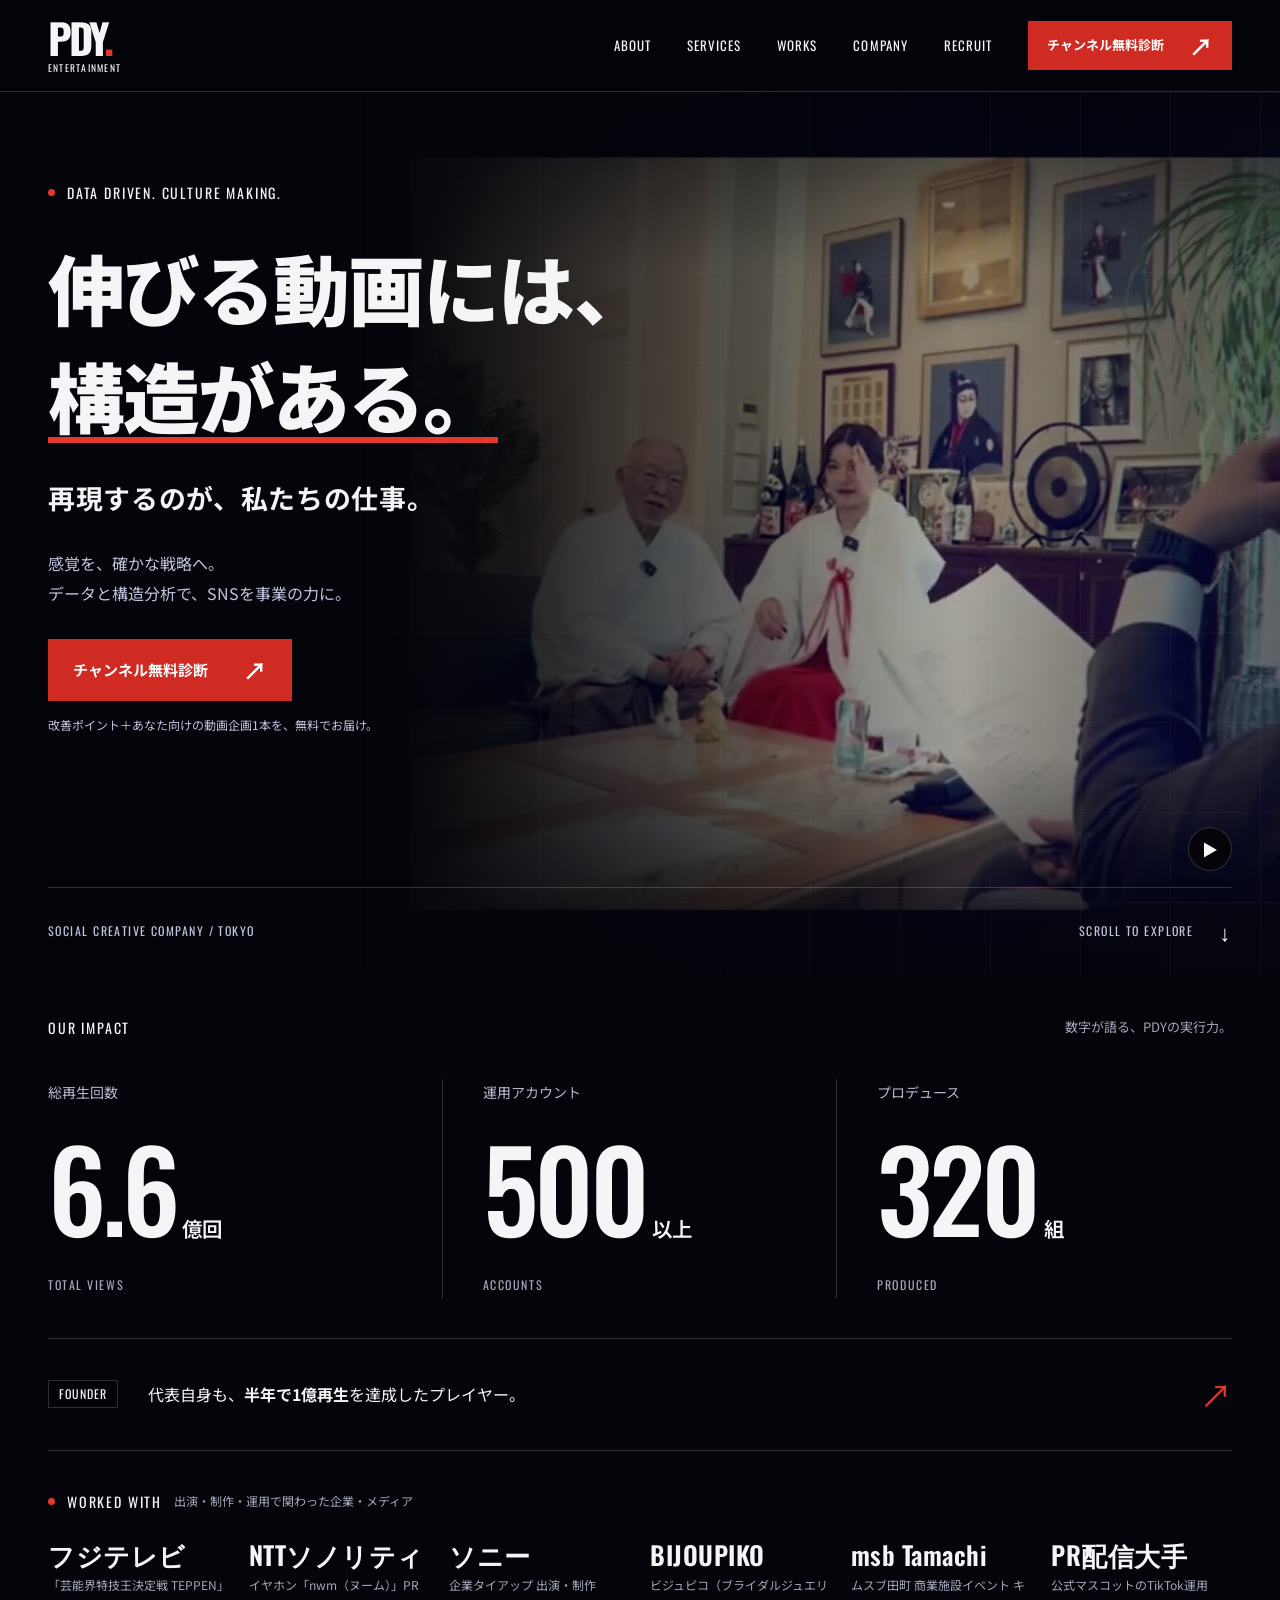
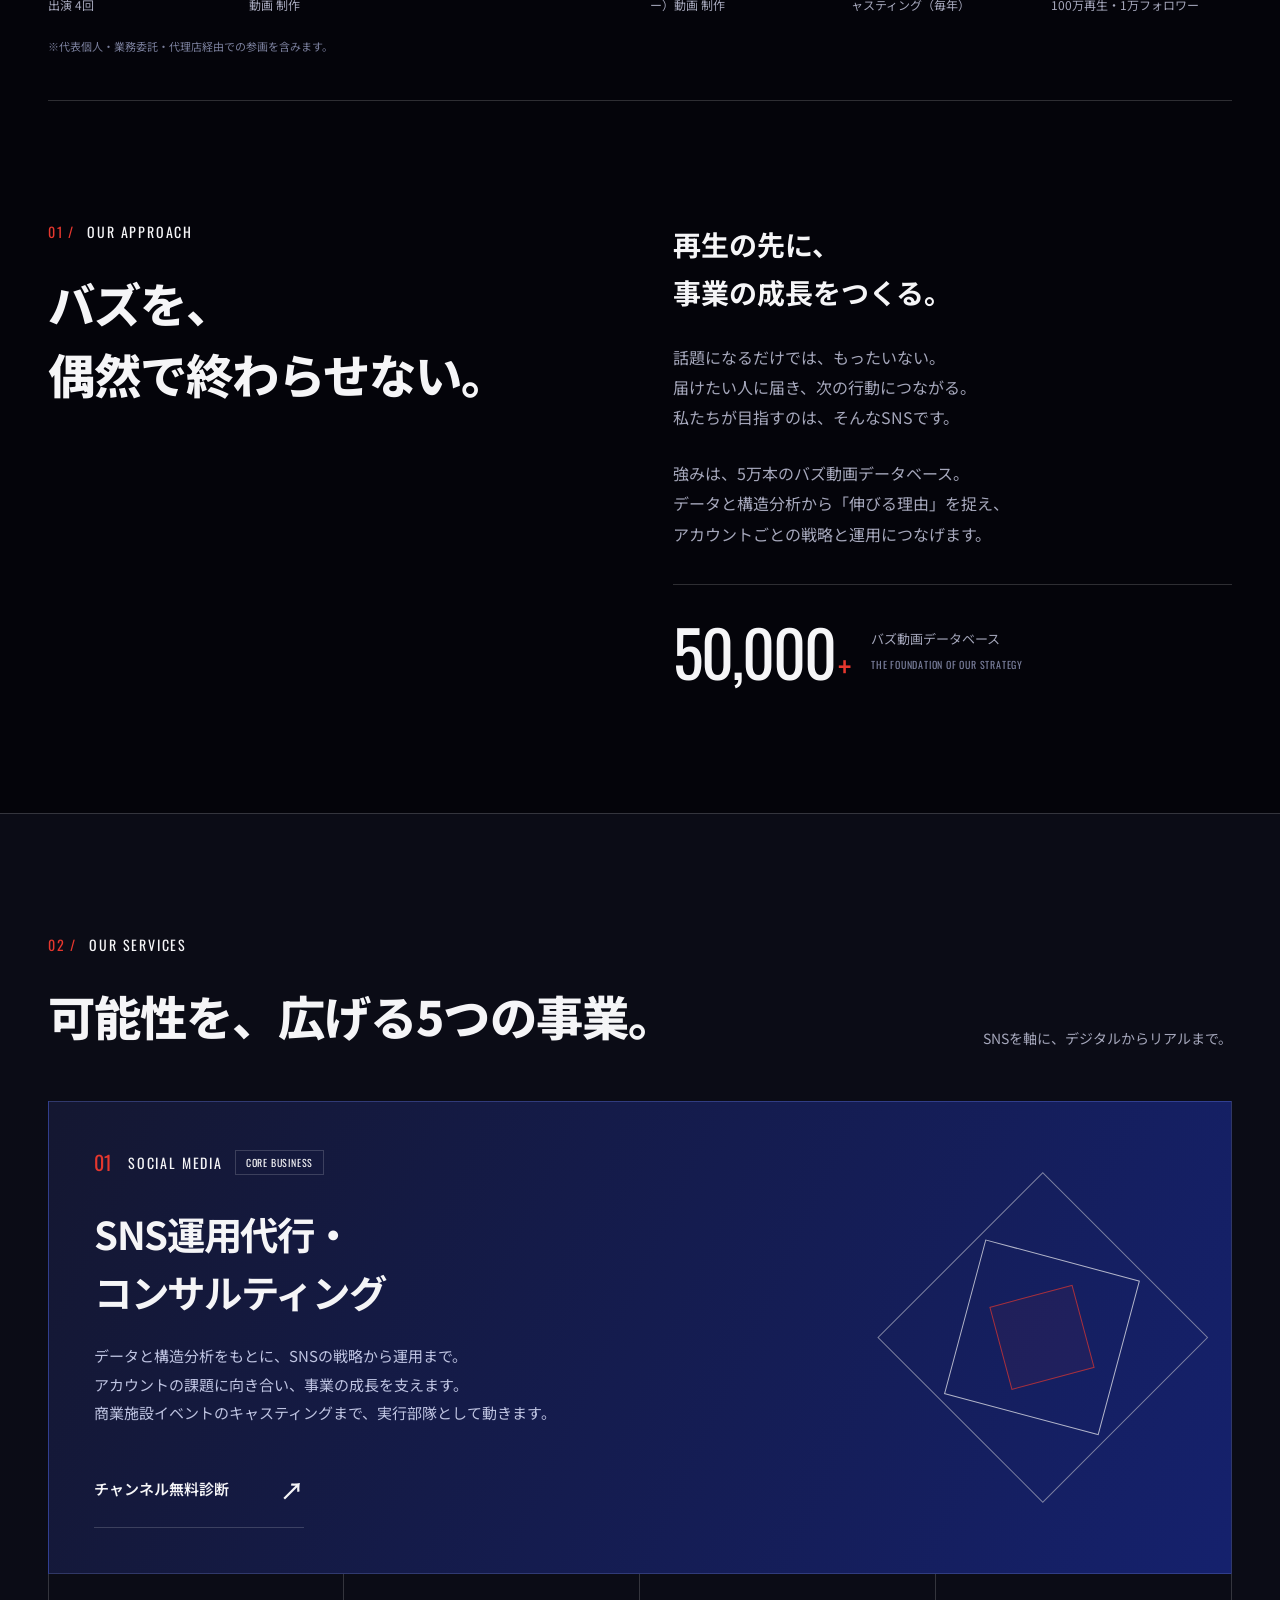
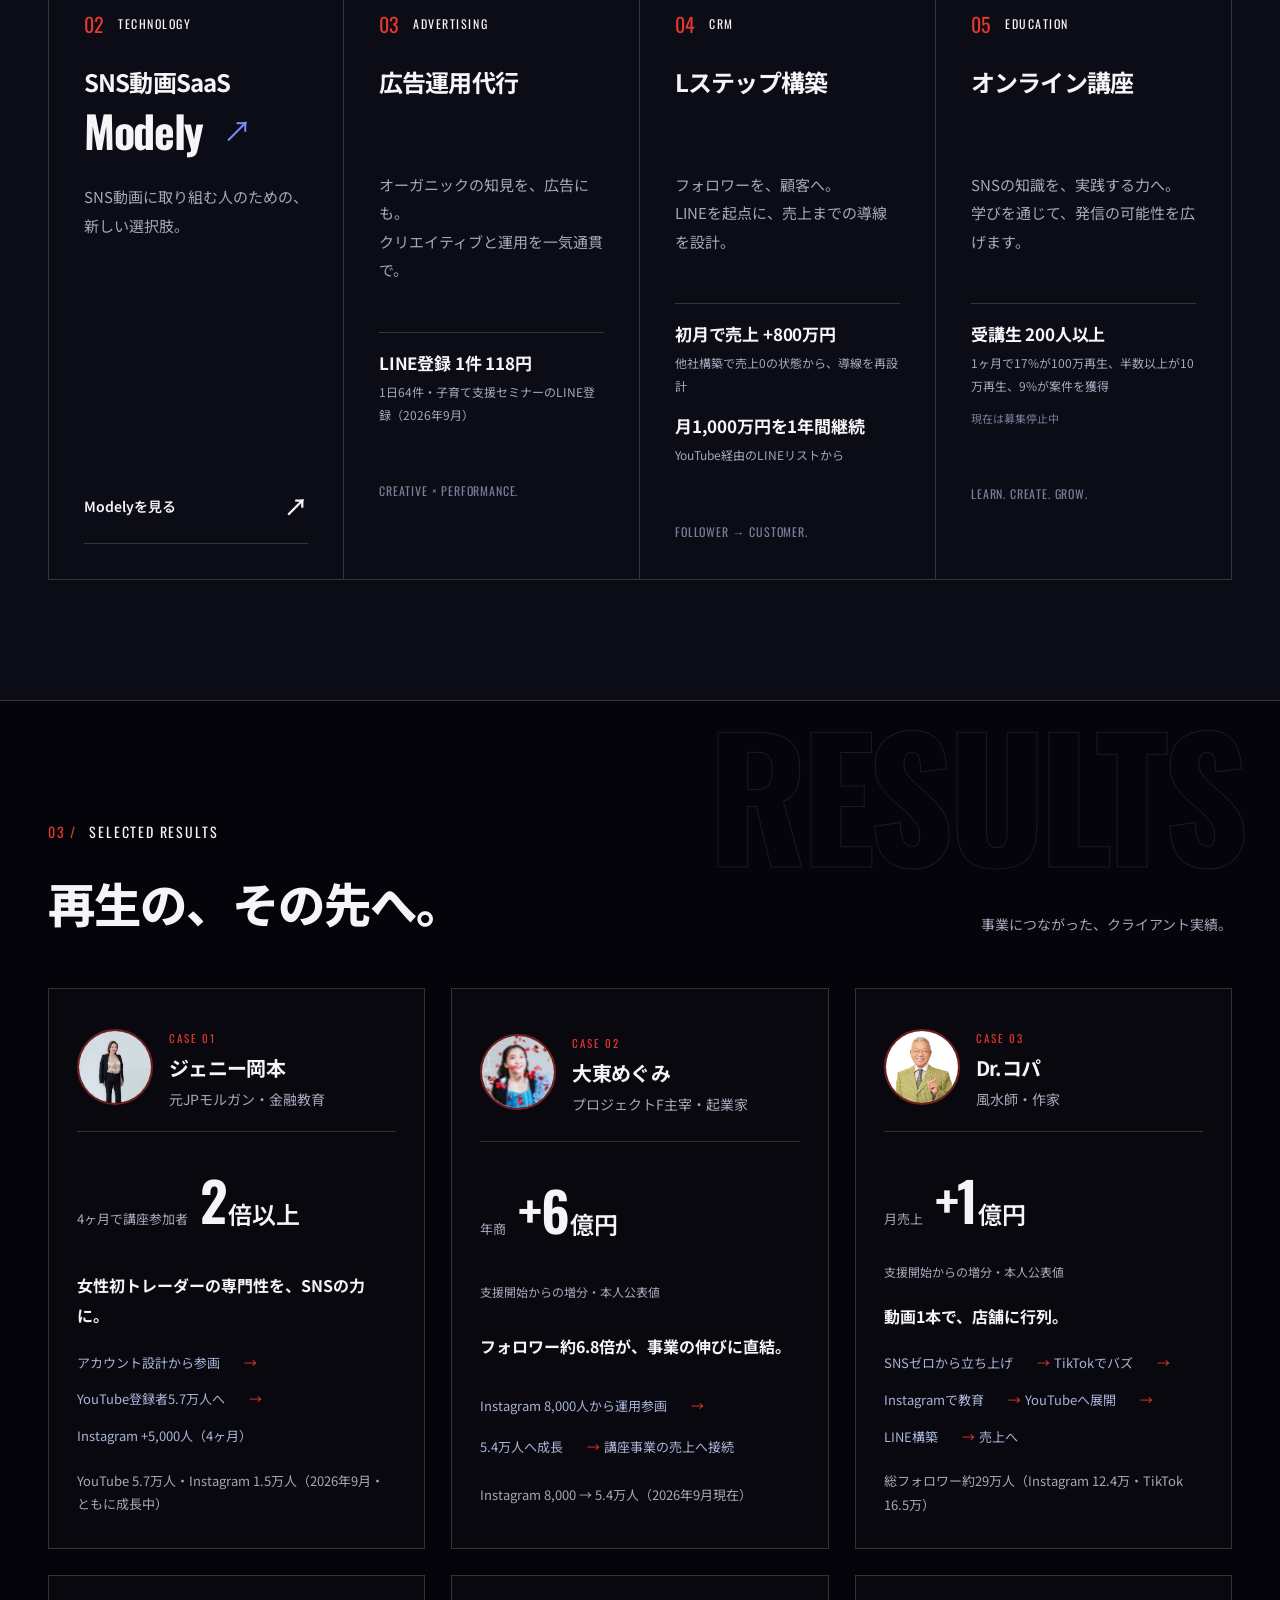
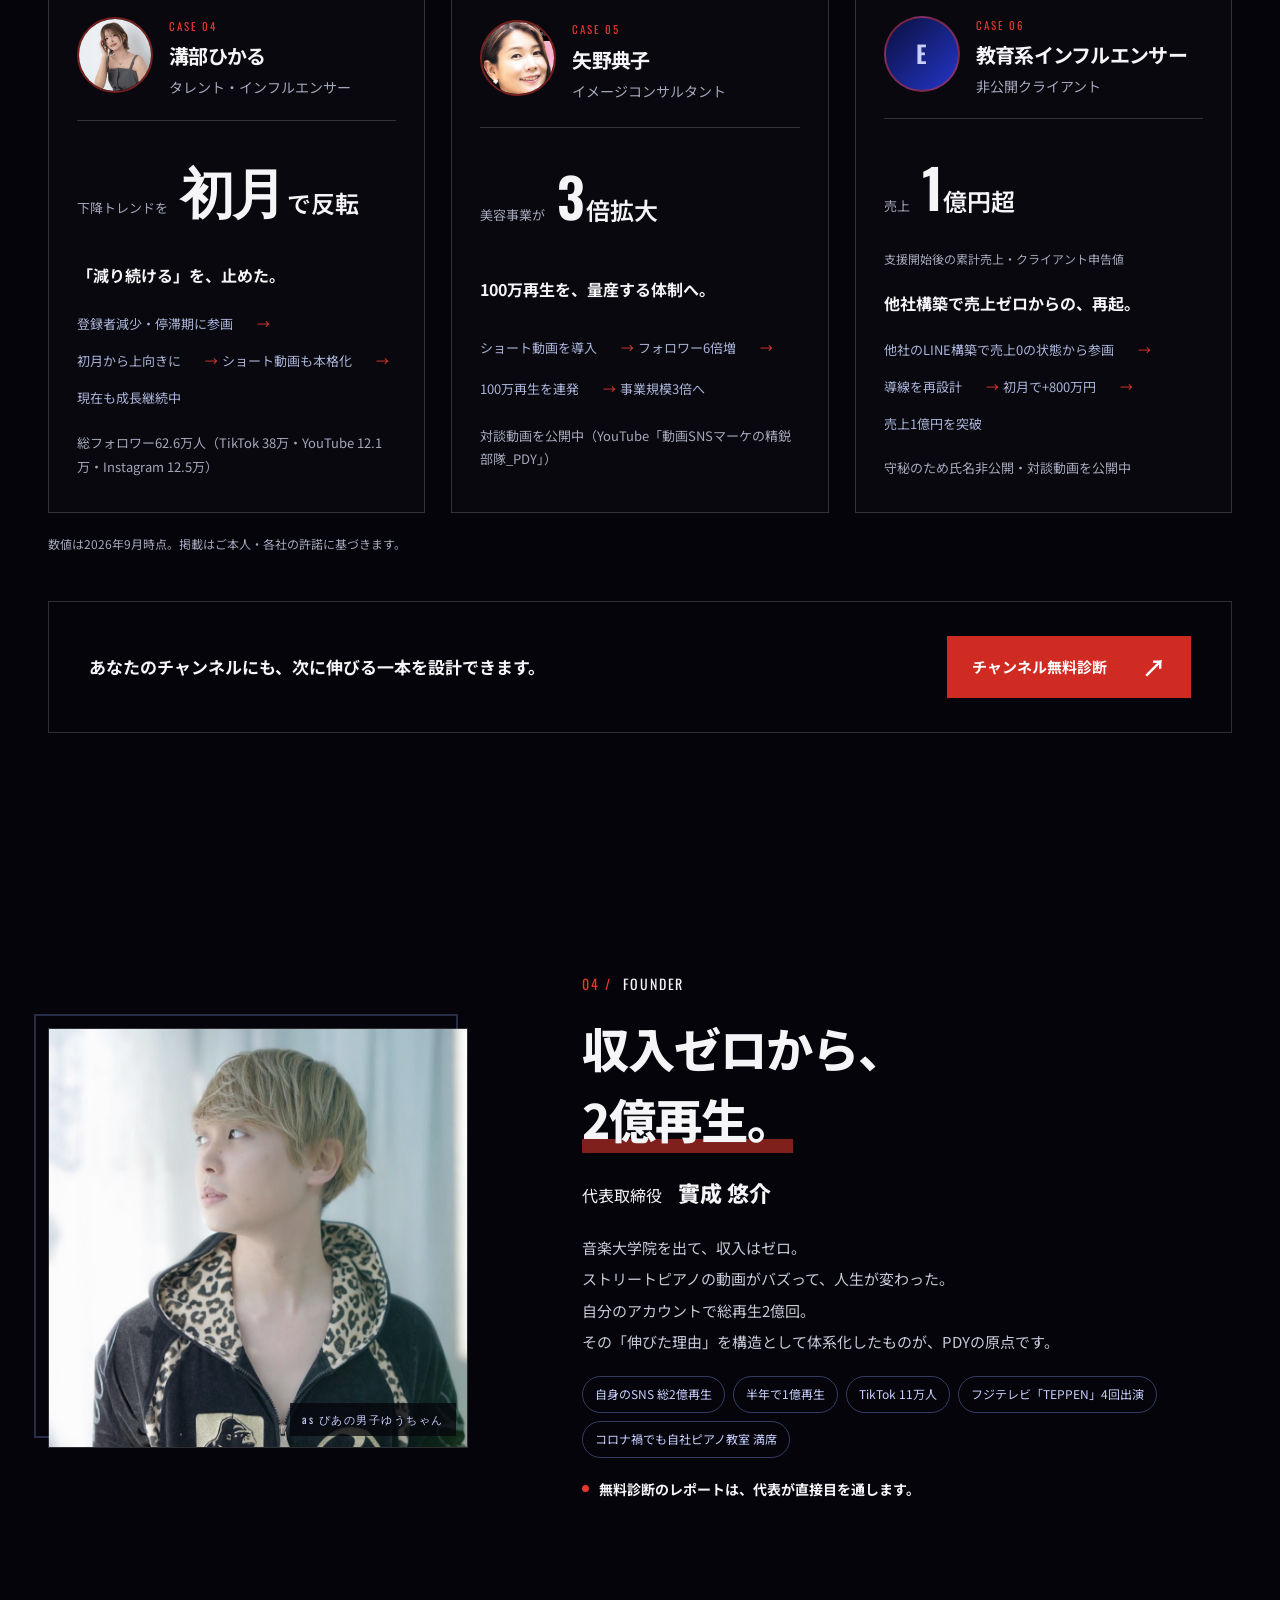
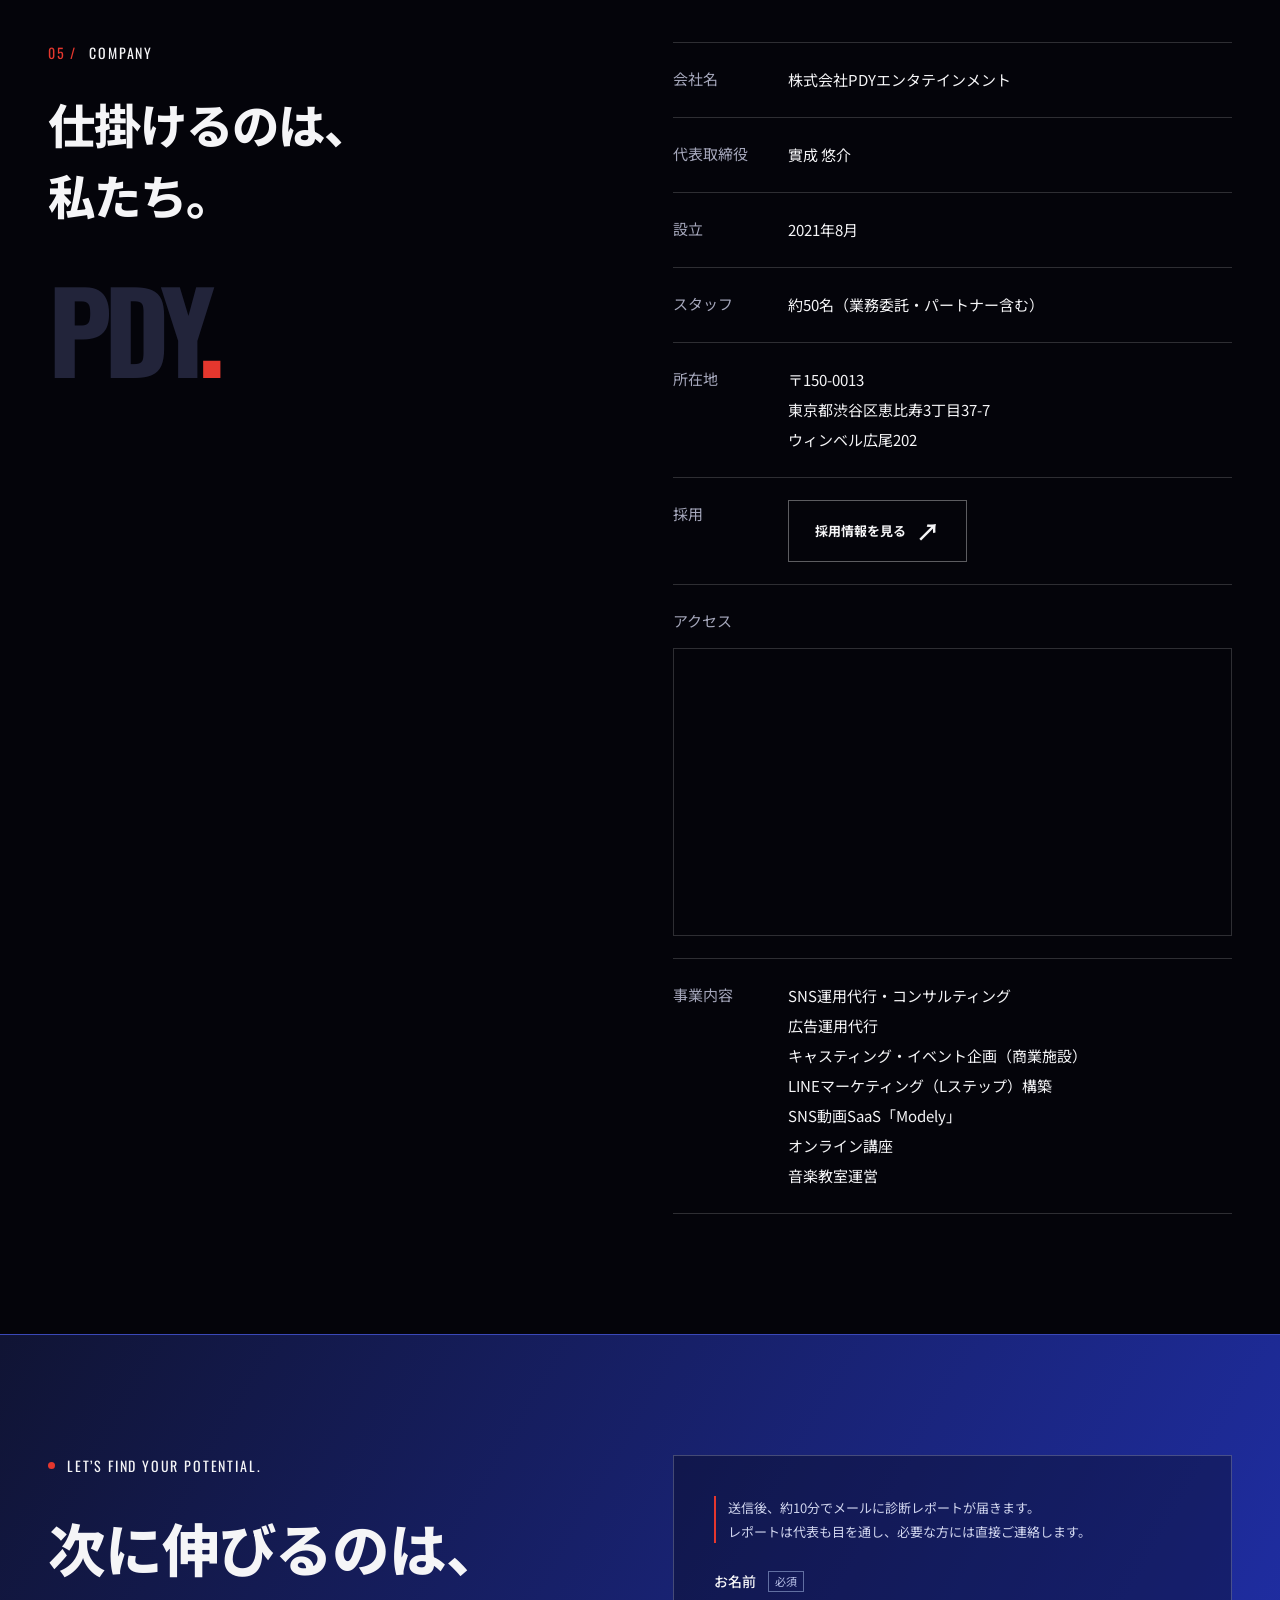
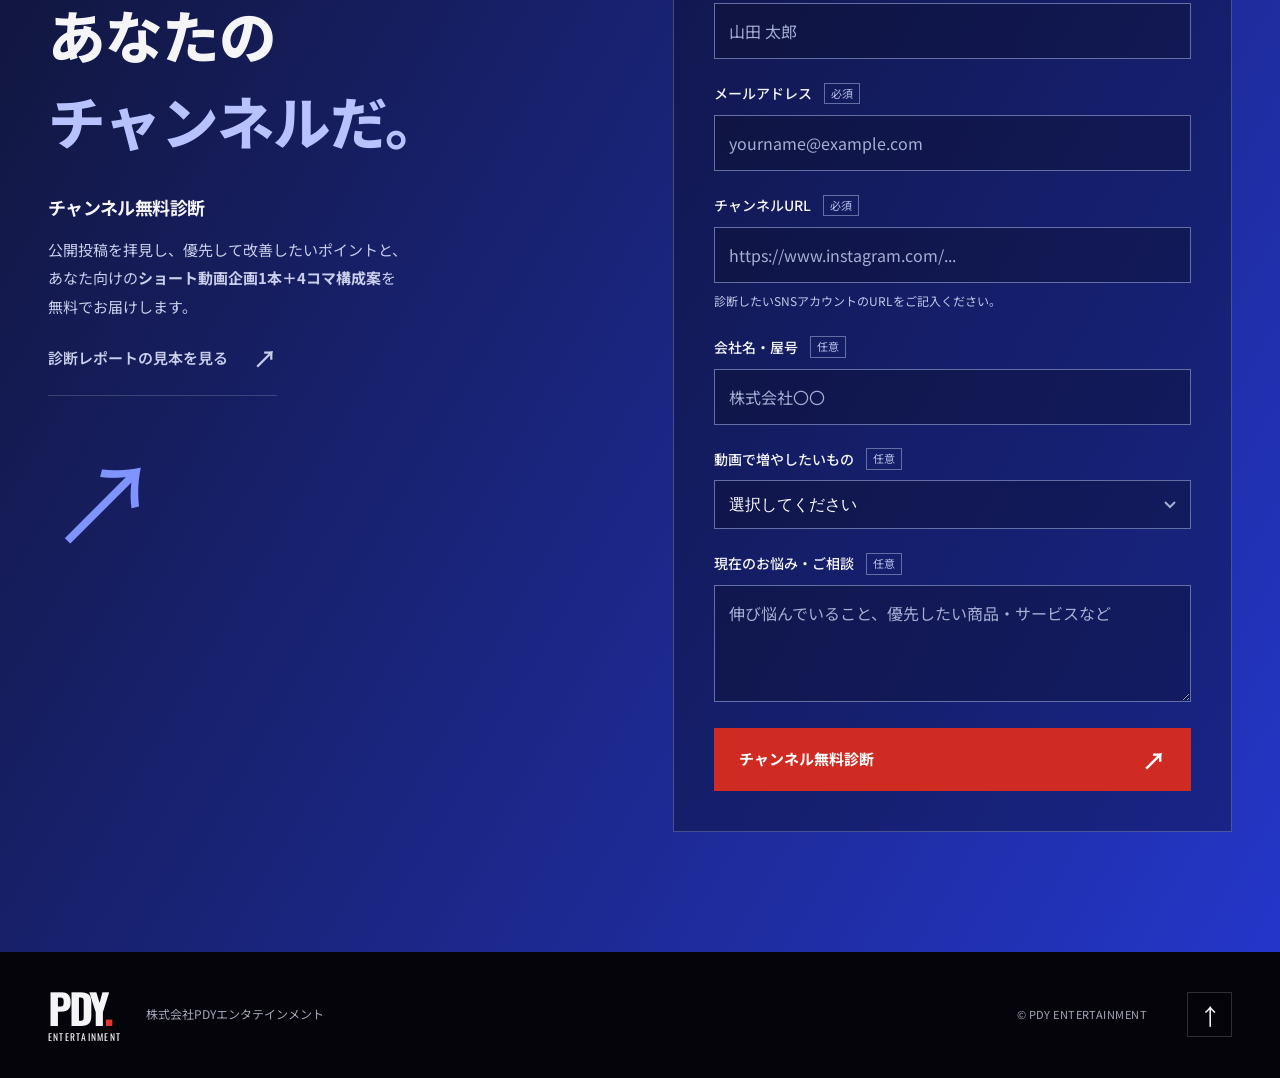
<file: index.html>
<!doctype html>
<html lang="ja">
<head>
  <meta charset="utf-8">
  <meta name="viewport" content="width=device-width, initial-scale=1">
  <meta name="theme-color" content="#04040a">
  <title>PDY ENTERTAINMENT｜データと構造で、SNSの可能性を広げる。</title>
  <meta name="description" content="伸びる動画には、構造がある。株式会社PDYエンタテインメントは、5万本のバズ動画データベースと構造分析を強みに、SNS運用代行・コンサルティングを展開。総再生6.6億回、運用500アカウント以上。チャンネル無料診断。">
  <link rel="canonical" href="https://pdytokyo.com/">
  <meta property="og:type" content="website">
  <meta property="og:locale" content="ja_JP">
  <meta property="og:site_name" content="株式会社PDYエンタテインメント">
  <meta property="og:title" content="伸びる動画には、構造がある。｜PDY ENTERTAINMENT">
  <meta property="og:description" content="データと構造分析で、SNSを事業の力に。総再生6.6億回・運用500アカウント以上。チャンネル無料診断。">
  <meta property="og:url" content="https://pdytokyo.com/">
  <meta property="og:image" content="https://pdytokyo.com/assets/og.png">
  <meta property="og:image:width" content="1200">
  <meta property="og:image:height" content="630">
  <meta name="twitter:image" content="https://pdytokyo.com/assets/og.png">
  <meta name="twitter:card" content="summary_large_image">
  <meta name="twitter:title" content="伸びる動画には、構造がある。｜PDY ENTERTAINMENT">
  <meta name="twitter:description" content="データと構造分析で、SNSを事業の力に。株式会社PDYエンタテインメント。">
  <link rel="icon" type="image/svg+xml" href="assets/favicon.svg">
  <link href="https://fonts.googleapis.com/css2?family=Noto+Sans+JP:wght@400;500;600;700;800;900&family=Oswald:wght@400;500;600;700&display=swap" rel="stylesheet">
  <link rel="stylesheet" href="style.css">
  <script src="script.js" defer></script>
  <script type="application/ld+json">
  {"@context":"https://schema.org","@type":"Organization","@id":"https://pdytokyo.com/#organization","name":"株式会社PDYエンタテインメント","url":"https://pdytokyo.com/","logo":"https://pdytokyo.com/assets/og.png","address":{"@type":"PostalAddress","postalCode":"150-0013","addressRegion":"東京都","addressLocality":"渋谷区","streetAddress":"恵比寿3丁目37-7 ウィンベル広尾202","addressCountry":"JP"}}
  </script>
</head>
<body>
  <a class="skip-link" href="#main">本文へスキップ</a>
  <header class="site-header">
    <a class="brand" href="#top" aria-label="PDY ENTERTAINMENT トップ"><span class="brand-mark">PDY<span class="brand-dot">.</span></span><span class="brand-caption">ENTERTAINMENT</span></a>
    <button class="menu-toggle" type="button" aria-expanded="false" aria-controls="navigation" hidden><span class="menu-label">MENU</span><span class="menu-lines" aria-hidden="true"></span></button>
    <nav id="navigation" class="navigation" aria-label="メインナビゲーション">
      <a href="#about">ABOUT</a><a href="#services">SERVICES</a><a href="#works">WORKS</a><a href="#company">COMPANY</a><a href="/recruit">RECRUIT</a>
      <a class="button button-small" href="#contact">チャンネル無料診断 <span aria-hidden="true">↗</span></a>
    </nav>
  </header>
  <main id="main">
    <section id="top" class="hero" aria-labelledby="hero-title">
      <div class="hero-video" aria-hidden="true"><video id="hero-pv" muted loop playsinline preload="none" poster="assets/hero_poster.jpg" data-src="assets/hero_pv.mp4"></video><div class="hero-video-fade"></div></div>
      <div class="hero-art" aria-hidden="true"><div class="orbit orbit-one"></div><div class="orbit orbit-two"></div><div class="orbit orbit-three"></div><div class="orbit orbit-four"></div><div class="orbit-core"></div><span class="art-cross cross-one">+</span><span class="art-cross cross-two">+</span></div>
      <div class="hero-content wrap">
        <p class="eyebrow"><span class="red-dot"></span> DATA DRIVEN. CULTURE MAKING.</p>
        <h1 id="hero-title">伸びる動画には、<br><span>構造がある。</span></h1>
        <p class="hero-statement">再現するのが、私たちの仕事。</p>
        <p class="hero-description">感覚を、確かな戦略へ。<br>データと構造分析で、SNSを事業の力に。</p>
        <a class="button" href="#contact">チャンネル無料診断 <span aria-hidden="true">↗</span></a>
        <p class="cta-note">改善ポイント＋あなた向けの動画企画1本を、無料でお届け。</p>
      </div>
      <div class="hero-controls wrap"><button class="hero-video-toggle" type="button" aria-controls="hero-pv" aria-label="背景動画を再生" hidden><span aria-hidden="true">▶</span></button></div>
      <div class="hero-bottom wrap"><span>SOCIAL CREATIVE COMPANY / TOKYO</span><a href="#results">SCROLL TO EXPLORE <span aria-hidden="true">↓</span></a></div>
    </section>

    <section id="results" class="results wrap" aria-labelledby="results-title">
      <div class="section-top"><h2 id="results-title" class="eyebrow">OUR IMPACT</h2><p>数字が語る、PDYの実行力。</p></div>
      <div class="metrics">
        <div class="metric"><p class="metric-label">総再生回数</p><p class="metric-value">6.6<span>億回</span></p><span class="metric-en">TOTAL VIEWS</span></div>
        <div class="metric"><p class="metric-label">運用アカウント</p><p class="metric-value">500<span>以上</span></p><span class="metric-en">ACCOUNTS</span></div>
        <div class="metric"><p class="metric-label">プロデュース</p><p class="metric-value">320<span>組</span></p><span class="metric-en">PRODUCED</span></div>
      </div>
      <div class="talent-result"><span class="tag">FOUNDER</span><p>代表自身も、<strong>半年で1億再生</strong>を達成したプレイヤー。</p><span class="result-arrow" aria-hidden="true">↗</span></div>
      <div class="worked-with reveal">
        <p class="eyebrow"><span class="red-dot"></span> WORKED WITH <span class="worked-with-ja">出演・制作・運用で関わった企業・メディア</span></p>
        <ul class="brand-row">
          <li><span class="brand-name">フジテレビ</span><span class="brand-how">「芸能界特技王決定戦 TEPPEN」出演 4回</span></li>
          <li><span class="brand-name">NTTソノリティ</span><span class="brand-how">イヤホン「nwm（ヌーム）」PR動画 制作</span></li>
          <li><span class="brand-name">ソニー</span><span class="brand-how">企業タイアップ 出演・制作</span></li>
          <li><span class="brand-name">BIJOUPIKO</span><span class="brand-how">ビジュピコ（ブライダルジュエリー）動画 制作</span></li>
          <li><span class="brand-name">msb Tamachi</span><span class="brand-how">ムスブ田町 商業施設イベント キャスティング（毎年）</span></li>
          <li><span class="brand-name">PR配信大手</span><span class="brand-how">公式マスコットのTikTok運用 100万再生・1万フォロワー</span></li>
        </ul>
        <p class="brand-note">※代表個人・業務委託・代理店経由での参画を含みます。</p>
      </div>
    </section>

    <section id="about" class="section about wrap" aria-labelledby="about-title">
      <div class="section-heading reveal"><p class="eyebrow"><span class="section-index">01 /</span> OUR APPROACH</p><h2 id="about-title">バズを、<br>偶然で終わらせない。</h2></div>
      <div class="about-content reveal"><p class="lead">再生の先に、<br>事業の成長をつくる。</p><p>話題になるだけでは、もったいない。<br>届けたい人に届き、次の行動につながる。<br>私たちが目指すのは、そんなSNSです。</p><p>強みは、5万本のバズ動画データベース。<br>データと構造分析から「伸びる理由」を捉え、<br>アカウントごとの戦略と運用につなげます。</p><div class="database"><span class="database-number">50,000<span>+</span></span><span>バズ動画データベース<br><span class="micro-en">THE FOUNDATION OF OUR STRATEGY</span></span></div></div>
    </section>

    <section id="services" class="section services" aria-labelledby="services-title"><div class="wrap">
      <div class="section-heading section-heading-row reveal"><div><p class="eyebrow"><span class="section-index">02 /</span> OUR SERVICES</p><h2 id="services-title">可能性を、<br class="mobile-break">広げる5つの事業。</h2></div><p>SNSを軸に、デジタルからリアルまで。</p></div>
      <article class="service-main reveal"><div class="service-main-copy"><p class="eyebrow"><span class="service-number">01</span> SOCIAL MEDIA <span class="tag">CORE BUSINESS</span></p><h3>SNS運用代行・<br>コンサルティング</h3><p>データと構造分析をもとに、SNSの戦略から運用まで。<br>アカウントの課題に向き合い、事業の成長を支えます。<br>商業施設イベントのキャスティングまで、実行部隊として動きます。</p><a class="text-link" href="#contact">チャンネル無料診断 <span aria-hidden="true">↗</span></a></div><div class="service-art" aria-hidden="true"><span class="service-shape"></span><span class="service-shape"></span><span class="service-shape"></span></div></article>
      <div class="service-grid">
        <article class="service-card reveal"><p class="eyebrow"><span class="service-number">02</span> TECHNOLOGY</p><h3>SNS動画SaaS<br><span class="modely-name">Modely<span>↗</span></span></h3><p>SNS動画に取り組む人のための、<br>新しい選択肢。</p><a class="text-link" href="https://modely.to" target="_blank" rel="noopener noreferrer">Modelyを見る <span class="sr-only">（新しいタブで開く）</span><span aria-hidden="true">↗</span></a></article>
        <article class="service-card reveal"><p class="eyebrow"><span class="service-number">03</span> ADVERTISING</p><h3>広告運用代行</h3><p>オーガニックの知見を、広告にも。<br>クリエイティブと運用を一気通貫で。</p><p class="card-proof"><strong>LINE登録 1件 118円</strong><span>1日64件・子育て支援セミナーのLINE登録（2026年9月）</span></p><span class="card-bottom" aria-hidden="true">CREATIVE × PERFORMANCE.</span></article>
        <article class="service-card reveal"><p class="eyebrow"><span class="service-number">04</span> CRM</p><h3>Lステップ構築</h3><p>フォロワーを、顧客へ。<br>LINEを起点に、売上までの導線を設計。</p><p class="card-proof"><strong>初月で売上 +800万円</strong><span>他社構築で売上0の状態から、導線を再設計</span><strong>月1,000万円を1年間継続</strong><span>YouTube経由のLINEリストから</span></p><span class="card-bottom" aria-hidden="true">FOLLOWER → CUSTOMER.</span></article>
        <article class="service-card reveal"><p class="eyebrow"><span class="service-number">05</span> EDUCATION</p><h3>オンライン講座</h3><p>SNSの知識を、実践する力へ。<br>学びを通じて、発信の可能性を広げます。</p><p class="card-proof"><strong>受講生 200人以上</strong><span>1ヶ月で17%が100万再生、半数以上が10万再生、9%が案件を獲得</span><span class="card-status">現在は募集停止中</span></p><span class="card-bottom" aria-hidden="true">LEARN. CREATE. GROW.</span></article>
      </div>
    </div></section>

    <section id="works" class="section works wrap" aria-labelledby="works-title"><span class="giant-en" aria-hidden="true">RESULTS</span>
      <div class="section-heading section-heading-row reveal"><div><p class="eyebrow"><span class="section-index">03 /</span> SELECTED RESULTS</p><h2 id="works-title">再生の、その先へ。</h2></div><p>事業につながった、クライアント実績。</p></div>
      <div class="story-cards">
        <article class="story-card reveal">
          <header class="story-head"><img class="story-avatar" src="assets/client_jenny.jpg" alt="ジェニー岡本" width="88" height="88" loading="lazy"><div><span class="story-index">CASE 01</span><h3>ジェニー岡本</h3><p class="story-role">元JPモルガン・金融教育</p></div></header>
          <p class="story-result"><span class="story-result-label">4ヶ月で講座参加者</span><strong><em>2</em>倍以上</strong></p>
          <p class="story-lead">女性初トレーダーの専門性を、SNSの力に。</p>
          <ol class="story-flow"><li>アカウント設計から参画</li><li>YouTube登録者5.7万人へ</li><li>Instagram +5,000人（4ヶ月）</li></ol>
          <p class="story-stats">YouTube 5.7万人・Instagram 1.5万人（2026年9月・ともに成長中）</p>
        </article>
        <article class="story-card reveal">
          <header class="story-head"><img class="story-avatar" src="assets/client_daito.jpg" alt="大東めぐみ" width="88" height="88" loading="lazy"><div><span class="story-index">CASE 02</span><h3>大東めぐみ</h3><p class="story-role">プロジェクトF主宰・起業家</p></div></header>
          <p class="story-result"><span class="story-result-label">年商</span><strong><em>+6</em>億円</strong></p>
          <p class="story-result-note">支援開始からの増分・本人公表値</p>
          <p class="story-lead">フォロワー約6.8倍が、事業の伸びに直結。</p>
          <ol class="story-flow"><li>Instagram 8,000人から運用参画</li><li>5.4万人へ成長</li><li>講座事業の売上へ接続</li></ol>
          <p class="story-stats">Instagram 8,000 → 5.4万人（2026年9月現在）</p>
        </article>
        <article class="story-card reveal">
          <header class="story-head"><img class="story-avatar" src="assets/client_copa.jpg" alt="Dr.コパ" width="88" height="88" loading="lazy"><div><span class="story-index">CASE 03</span><h3>Dr.コパ</h3><p class="story-role">風水師・作家</p></div></header>
          <p class="story-result"><span class="story-result-label">月売上</span><strong><em>+1</em>億円</strong></p>
          <p class="story-result-note">支援開始からの増分・本人公表値</p>
          <p class="story-lead">動画1本で、店舗に行列。</p>
          <ol class="story-flow"><li>SNSゼロから立ち上げ</li><li>TikTokでバズ</li><li>Instagramで教育</li><li>YouTubeへ展開</li><li>LINE構築</li><li>売上へ</li></ol>
          <p class="story-stats">総フォロワー約29万人（Instagram 12.4万・TikTok 16.5万）</p>
        </article>
        <article class="story-card reveal">
          <header class="story-head"><img class="story-avatar" src="assets/client_hikaru.jpg" alt="溝部ひかる" width="88" height="88" loading="lazy"><div><span class="story-index">CASE 04</span><h3>溝部ひかる</h3><p class="story-role">タレント・インフルエンサー</p></div></header>
          <p class="story-result"><span class="story-result-label">下降トレンドを</span><strong><em>初月</em>で反転</strong></p>
          <p class="story-lead">「減り続ける」を、止めた。</p>
          <ol class="story-flow"><li>登録者減少・停滞期に参画</li><li>初月から上向きに</li><li>ショート動画も本格化</li><li>現在も成長継続中</li></ol>
          <p class="story-stats">総フォロワー62.6万人（TikTok 38万・YouTube 12.1万・Instagram 12.5万）</p>
        </article>
        <article class="story-card reveal">
          <header class="story-head"><img class="story-avatar" src="assets/client_yano.jpg" alt="矢野典子" width="88" height="88" loading="lazy"><div><span class="story-index">CASE 05</span><h3>矢野典子</h3><p class="story-role">イメージコンサルタント</p></div></header>
          <p class="story-result"><span class="story-result-label">美容事業が</span><strong><em>3</em>倍拡大</strong></p>
          <p class="story-lead">100万再生を、量産する体制へ。</p>
          <ol class="story-flow"><li>ショート動画を導入</li><li>フォロワー6倍増</li><li>100万再生を連発</li><li>事業規模3倍へ</li></ol>
          <p class="story-stats">対談動画を公開中（YouTube「動画SNSマーケの精鋭部隊_PDY」）</p>
        </article>
        <article class="story-card reveal">
          <header class="story-head"><span class="story-avatar story-avatar-text" aria-hidden="true">E</span><div><span class="story-index">CASE 06</span><h3>教育系インフルエンサー</h3><p class="story-role">非公開クライアント</p></div></header>
          <p class="story-result"><span class="story-result-label">売上</span><strong><em>1</em>億円超</strong></p>
          <p class="story-result-note">支援開始後の累計売上・クライアント申告値</p>
          <p class="story-lead">他社構築で売上ゼロからの、再起。</p>
          <ol class="story-flow"><li>他社のLINE構築で売上0の状態から参画</li><li>導線を再設計</li><li>初月で+800万円</li><li>売上1億円を突破</li></ol>
          <p class="story-stats">守秘のため氏名非公開・対談動画を公開中</p>
        </article>
      </div>
      <p class="works-note">数値は2026年9月時点。掲載はご本人・各社の許諾に基づきます。</p>
      <div class="works-cta reveal"><p>あなたのチャンネルにも、次に伸びる一本を設計できます。</p><a class="button" href="#contact">チャンネル無料診断 <span aria-hidden="true">↗</span></a></div>
    </section>

    <section id="founder" class="section founder wrap" aria-labelledby="founder-title">
      <div class="founder-grid">
        <div class="founder-photo-wrap reveal"><img class="founder-photo" src="assets/founder.jpg" alt="代表取締役 實成悠介（ぴあの男子ゆうちゃん）" width="450" height="450" loading="lazy"><span class="founder-handle">as ぴあの男子ゆうちゃん</span></div>
        <div class="founder-copy reveal">
          <p class="eyebrow"><span class="section-index">04 /</span> FOUNDER</p>
          <h2 id="founder-title">収入ゼロから、<br><span class="red-underline">2億再生。</span></h2>
          <p class="founder-name">代表取締役　<strong>實成 悠介</strong></p>
          <p class="founder-story">音楽大学院を出て、収入はゼロ。<br>ストリートピアノの動画がバズって、人生が変わった。<br>自分のアカウントで総再生2億回。<br>その「伸びた理由」を構造として体系化したものが、PDYの原点です。</p>
          <ul class="founder-chips"><li>自身のSNS 総2億再生</li><li>半年で1億再生</li><li>TikTok 11万人</li><li>フジテレビ「TEPPEN」4回出演</li><li>コロナ禍でも自社ピアノ教室 満席</li></ul>
          <p class="founder-note"><span class="red-dot"></span> 無料診断のレポートは、代表が直接目を通します。</p>
        </div>
      </div>
    </section>

    <section id="company" class="section company wrap" aria-labelledby="company-title"><div class="section-heading reveal"><p class="eyebrow"><span class="section-index">05 /</span> COMPANY</p><h2 id="company-title">仕掛けるのは、<br>私たち。</h2><div class="company-wordmark" aria-hidden="true">PDY<span>.</span></div></div><dl class="company-table reveal"><div><dt>会社名</dt><dd>株式会社PDYエンタテインメント</dd></div><div><dt>代表取締役</dt><dd>實成 悠介</dd></div><div><dt>設立</dt><dd>2021年8月</dd></div><div><dt>スタッフ</dt><dd>約50名（業務委託・パートナー含む）</dd></div><div><dt>所在地</dt><dd>〒150-0013<br>東京都渋谷区恵比寿3丁目37-7<br>ウィンベル広尾202</dd></div><div><dt>採用</dt><dd><a class="button button-ghost" href="/recruit">採用情報を見る <span aria-hidden="true">↗</span></a></dd></div><div class="company-map-row"><dt>アクセス</dt><dd><div class="company-map"><iframe title="株式会社PDYエンタテインメント 所在地地図" src="https://www.google.com/maps?q=%E6%9D%B1%E4%BA%AC%E9%83%BD%E6%B8%8B%E8%B0%B7%E5%8C%BA%E6%81%B5%E6%AF%94%E5%AF%BF3%E4%B8%81%E7%9B%AE37-7&z=16&output=embed" loading="lazy" referrerpolicy="no-referrer-when-downgrade" allowfullscreen></iframe></div></dd></div><div><dt>事業内容</dt><dd>SNS運用代行・コンサルティング<br>広告運用代行<br>キャスティング・イベント企画（商業施設）<br>LINEマーケティング（Lステップ）構築<br>SNS動画SaaS「Modely」<br>オンライン講座<br>音楽教室運営</dd></div></dl></section>

    <section id="contact" class="section contact" aria-labelledby="contact-title"><div class="wrap contact-grid"><div class="contact-copy reveal"><p class="eyebrow"><span class="red-dot"></span> LET’S FIND YOUR POTENTIAL.</p><h2 id="contact-title">次に伸びるのは、<br>あなたの<br><span>チャンネルだ。</span></h2><h3>チャンネル無料診断</h3><p>公開投稿を拝見し、優先して改善したいポイントと、<br>あなた向けの<b>ショート動画企画1本＋4コマ構成案</b>を<br>無料でお届けします。</p><p class="sample-link-wrap"><a class="text-link" href="assets/sample_report.pdf" target="_blank" rel="noopener">診断レポートの見本を見る <span aria-hidden="true">↗</span></a></p><span class="contact-symbol" aria-hidden="true">↗</span></div>
      <form id="diagnosis-form" class="contact-form" aria-describedby="form-notice" onsubmit="event.preventDefault()">
        <p id="form-notice" class="form-notice">送信後、約10分でメールに診断レポートが届きます。<br>レポートは代表も目を通し、必要な方には直接ご連絡します。</p>
        <input type="text" name="website" tabindex="-1" autocomplete="off" aria-hidden="true" style="position:absolute;left:-9999px" >
        <div class="field"><label for="full-name">お名前 <span>必須</span></label><input id="full-name" type="text" autocomplete="name" placeholder="山田 太郎" required></div>
        <div class="field"><label for="email">メールアドレス <span>必須</span></label><input id="email" type="email" autocomplete="email" placeholder="yourname@example.com" required></div>
        <div class="field"><label for="channel">チャンネルURL <span>必須</span></label><input id="channel" type="url" inputmode="url" placeholder="https://www.instagram.com/..." required aria-describedby="channel-hint"><small id="channel-hint">診断したいSNSアカウントのURLをご記入ください。</small></div>
        <div class="field"><label for="company-name">会社名・屋号 <span>任意</span></label><input id="company-name" type="text" autocomplete="organization" placeholder="株式会社〇〇"></div>
        <div class="field"><label for="goal">動画で増やしたいもの <span>任意</span></label><select id="goal"><option value="">選択してください</option><option>問い合わせ・売上</option><option>採用・応募</option><option>認知・フォロワー</option><option>まだ決まっていない</option></select></div>
        <div class="field"><label for="message">現在のお悩み・ご相談 <span>任意</span></label><textarea id="message" rows="3" placeholder="伸び悩んでいること、優先したい商品・サービスなど"></textarea></div>
        <button class="button button-submit" type="submit">チャンネル無料診断 <span aria-hidden="true">↗</span></button>
        <p id="form-status" class="form-status" role="status" aria-live="polite" tabindex="-1"></p>
        <noscript><p class="form-notice">送信にはJavaScriptが必要です。お手数ですが pdytokyo@gmail.com へ直接ご連絡ください。</p></noscript>
      </form>
    </div></section>
  </main>
  <footer class="site-footer wrap"><a class="brand" href="#top" aria-label="PDY ENTERTAINMENT トップ"><span class="brand-mark">PDY<span class="brand-dot">.</span></span><span class="brand-caption">ENTERTAINMENT</span></a><p>株式会社PDYエンタテインメント</p><small>© PDY ENTERTAINMENT</small><a class="back-top" href="#top" aria-label="ページの先頭へ">↑</a></footer>
</body>
</html>
</file>
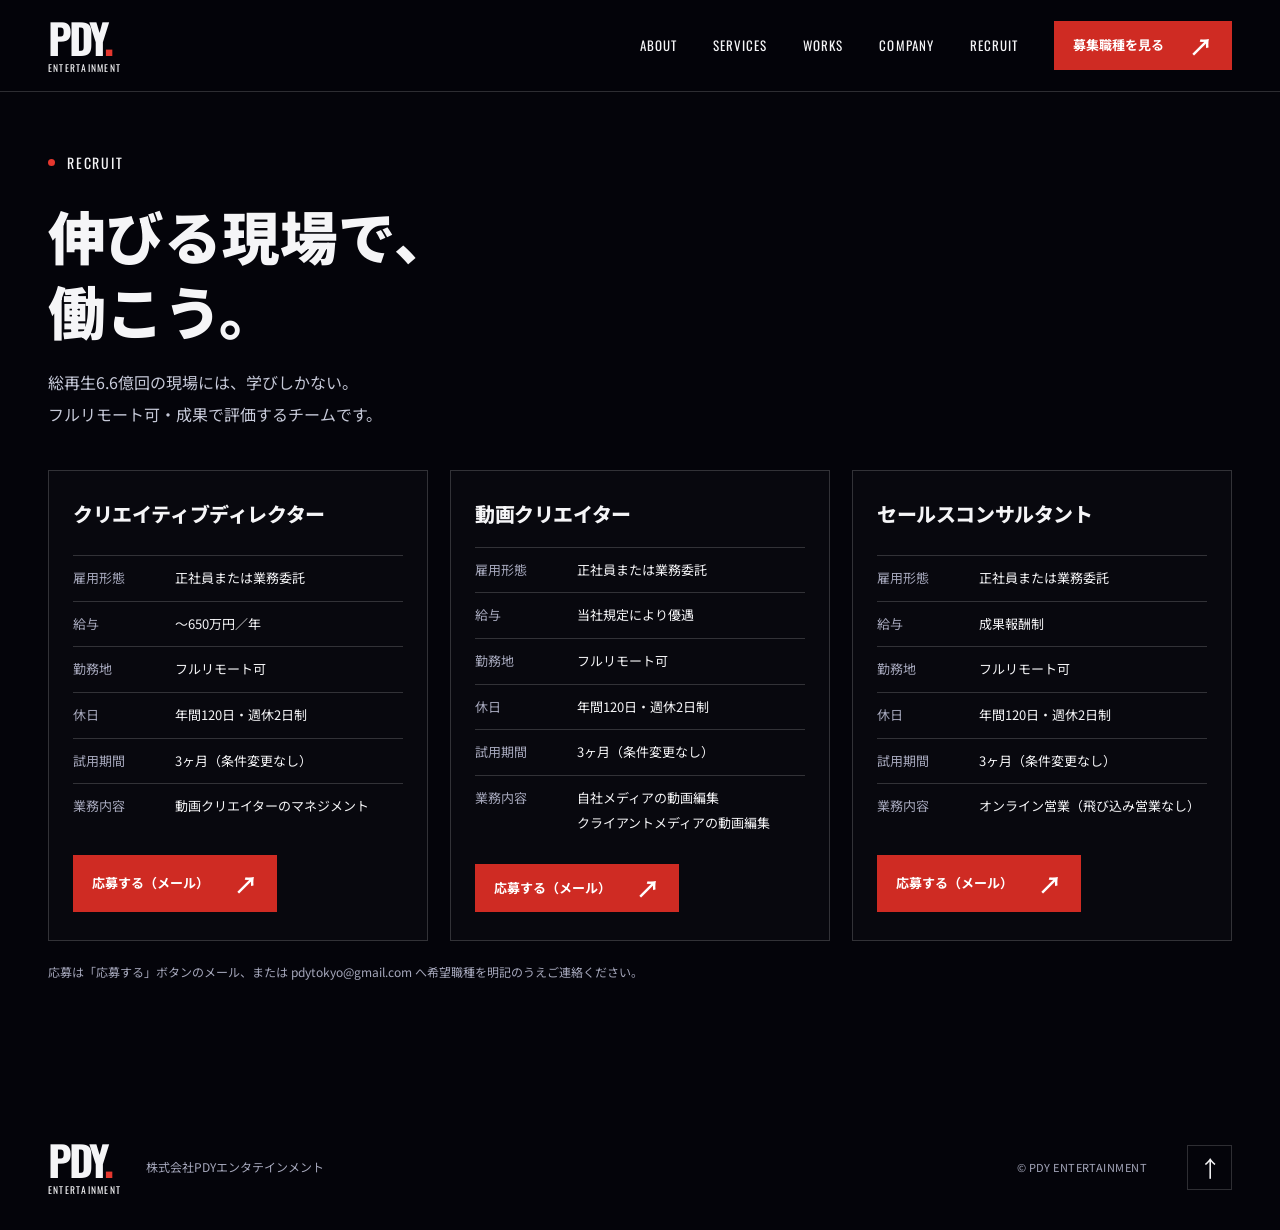
<file: recruit/index.html>
<!doctype html>
<html lang="ja">
<head>
  <meta charset="utf-8">
  <meta name="viewport" content="width=device-width, initial-scale=1">
  <meta name="theme-color" content="#04040a">
  <title>採用情報｜PDY ENTERTAINMENT</title>
  <meta name="description" content="株式会社PDYエンタテインメントの採用情報。クリエイティブディレクター・動画クリエイター・セールスコンサルタントを募集しています。フルリモート可。">
  <link rel="canonical" href="https://pdytokyo.com/recruit"><meta property="og:type" content="website"><meta property="og:title" content="採用情報｜PDY ENTERTAINMENT"><meta property="og:description" content="クリエイティブディレクター・動画クリエイター・セールスコンサルタント募集。フルリモート可。"><meta property="og:url" content="https://pdytokyo.com/recruit">
  <link rel="icon" type="image/svg+xml" href="/assets/favicon.svg">
  <link href="https://fonts.googleapis.com/css2?family=Noto+Sans+JP:wght@400;500;600;700;800;900&family=Oswald:wght@400;500;600;700&display=swap" rel="stylesheet">
  <link rel="stylesheet" href="/style.css">
  <script src="/script.js" defer></script>
</head>
<body>
  <a class="skip-link" href="#main">本文へスキップ</a>
  <header class="site-header">
    <a class="brand" href="/" aria-label="PDY ENTERTAINMENT トップ"><span class="brand-mark">PDY<span class="brand-dot">.</span></span><span class="brand-caption">ENTERTAINMENT</span></a>
    <nav class="navigation" aria-label="メインナビゲーション">
      <a href="/#about">ABOUT</a><a href="/#services">SERVICES</a><a href="/#works">WORKS</a><a href="/#company">COMPANY</a><a href="/recruit" aria-current="page">RECRUIT</a>
      <a class="button button-small" href="#jobs">募集職種を見る <span aria-hidden="true">↗</span></a>
    </nav>
  </header>
  <main id="main">
    <section class="section wrap recruit-page" aria-labelledby="recruit-title">
      <div class="section-heading reveal"><p class="eyebrow"><span class="red-dot"></span> RECRUIT</p><h1 id="recruit-title">伸びる現場で、<br>働こう。</h1><p class="recruit-lead">総再生6.6億回の現場には、学びしかない。<br>フルリモート可・成果で評価するチームです。</p></div>
      <div id="jobs" class="job-list">
        <article class="job-card reveal">
          <h2>クリエイティブディレクター</h2>
          <dl class="job-table">
            <div><dt>雇用形態</dt><dd>正社員または業務委託</dd></div>
            <div><dt>給与</dt><dd>〜650万円／年</dd></div>
            <div><dt>勤務地</dt><dd>フルリモート可</dd></div>
            <div><dt>休日</dt><dd>年間120日・週休2日制</dd></div>
            <div><dt>試用期間</dt><dd>3ヶ月（条件変更なし）</dd></div>
            <div><dt>業務内容</dt><dd>動画クリエイターのマネジメント</dd></div>
          </dl>
          <a class="button button-small" href="mailto:pdytokyo@gmail.com?subject=%E6%8E%A1%E7%94%A8%E5%BF%9C%E5%8B%9F%EF%BC%9Aクリエイティブディレクター">応募する（メール） <span aria-hidden="true">↗</span></a>
        </article>
        <article class="job-card reveal">
          <h2>動画クリエイター</h2>
          <dl class="job-table">
            <div><dt>雇用形態</dt><dd>正社員または業務委託</dd></div>
            <div><dt>給与</dt><dd>当社規定により優遇</dd></div>
            <div><dt>勤務地</dt><dd>フルリモート可</dd></div>
            <div><dt>休日</dt><dd>年間120日・週休2日制</dd></div>
            <div><dt>試用期間</dt><dd>3ヶ月（条件変更なし）</dd></div>
            <div><dt>業務内容</dt><dd>自社メディアの動画編集<br>クライアントメディアの動画編集</dd></div>
          </dl>
          <a class="button button-small" href="mailto:pdytokyo@gmail.com?subject=%E6%8E%A1%E7%94%A8%E5%BF%9C%E5%8B%9F%EF%BC%9A動画クリエイター">応募する（メール） <span aria-hidden="true">↗</span></a>
        </article>
        <article class="job-card reveal">
          <h2>セールスコンサルタント</h2>
          <dl class="job-table">
            <div><dt>雇用形態</dt><dd>正社員または業務委託</dd></div>
            <div><dt>給与</dt><dd>成果報酬制</dd></div>
            <div><dt>勤務地</dt><dd>フルリモート可</dd></div>
            <div><dt>休日</dt><dd>年間120日・週休2日制</dd></div>
            <div><dt>試用期間</dt><dd>3ヶ月（条件変更なし）</dd></div>
            <div><dt>業務内容</dt><dd>オンライン営業（飛び込み営業なし）</dd></div>
          </dl>
          <a class="button button-small" href="mailto:pdytokyo@gmail.com?subject=%E6%8E%A1%E7%94%A8%E5%BF%9C%E5%8B%9F%EF%BC%9Aセールスコンサルタント">応募する（メール） <span aria-hidden="true">↗</span></a>
        </article>
      </div>
      <p class="works-note">応募は「応募する」ボタンのメール、または pdytokyo@gmail.com へ希望職種を明記のうえご連絡ください。</p>
    </section>
  </main>
  <footer class="site-footer wrap"><a class="brand" href="/"><span class="brand-mark">PDY<span class="brand-dot">.</span></span><span class="brand-caption">ENTERTAINMENT</span></a><p>株式会社PDYエンタテインメント</p><small>© PDY ENTERTAINMENT</small><a class="back-top" href="#" aria-label="ページの先頭へ">↑</a></footer>
</body>
</html>
</file>
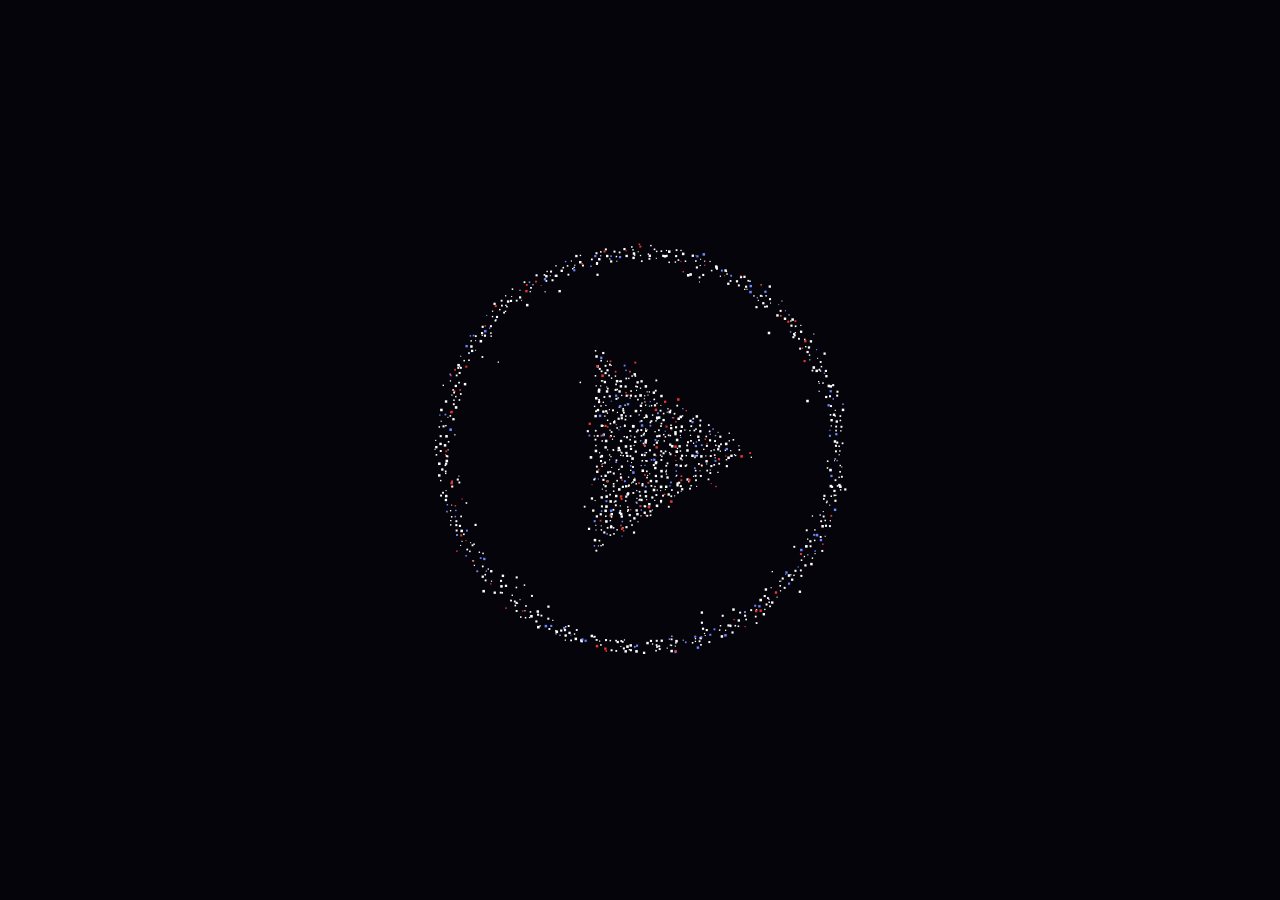
<file: report/index.html>
<!DOCTYPE html>
<html lang="ja">
<head>
  <meta charset="utf-8">
  <meta name="viewport" content="width=device-width, initial-scale=1">
  <meta name="robots" content="noindex, nofollow">
  <title>チャンネル診断レポート｜PDY ENTERTAINMENT</title>
  <link rel="icon" href="../assets/favicon.svg" type="image/svg+xml">
  <link rel="stylesheet" href="../style.css">
  <script src="../script.js" defer></script>
  <style>
    /* レポート本文は見本PDFと同じ白地。サイトのヘッダ／フッタだけ紺のまま */
    body { background: #ffffff; }
    .report-shell { max-width: 900px; margin: 0 auto; padding: 88px 0 64px; background: #ffffff; }
    .report-shell .report-loading, .report-shell .report-error { padding: 40px 16px; color: #3a4560; line-height: 1.8; }
    .report-shell .report-error a { color: #d63b2f; }
    #report-body { min-height: 40vh; }
    .report-progress { margin: 0 16px 12px; padding: 14px 16px; border: 1px solid #e3e7f0; border-left: 4px solid #d63b2f; background: #f7f8fb; color: #1b2140; font-size: 15px; line-height: 1.6; }
    .report-progress small { color: #5a6580; }
    .report-bar { position: relative; height: 10px; margin: 10px 0 6px; background: #e3e7f0; border-radius: 6px; overflow: hidden; }
    .report-bar > span { display: block; height: 100%; width: 0; background: linear-gradient(90deg, #d63b2f, #f0715f); border-radius: 6px; transition: width .8s ease; }
    .report-eta { display: flex; justify-content: space-between; font-size: 13px; color: #5a6580; }
    .report-steps { display: flex; gap: 6px; margin-top: 8px; flex-wrap: wrap; }
    .report-steps span { font-size: 12px; padding: 2px 8px; border-radius: 999px; background: #eef1f7; color: #7a859d; }
    .report-steps span.on { background: #d63b2f; color: #fff; }
    .report-steps span.ok { background: #1b2140; color: #fff; }
    .report-progress-dot { display: inline-block; width: 10px; height: 10px; border-radius: 50%; background: #d63b2f; margin-right: 8px; animation: report-pulse 1.2s ease-in-out infinite; }
    @keyframes report-pulse { 0%, 100% { opacity: .35; } 50% { opacity: 1; } }
    @media (prefers-reduced-motion: reduce) { .report-progress-dot { animation: none; } }
  </style>
</head>
<body>
  <header class="site-header">
    <a class="brand" href="../" aria-label="PDY ENTERTAINMENT トップ"><span class="brand-mark">PDY<span class="brand-dot">.</span></span><span class="brand-caption">ENTERTAINMENT</span></a>
    <button class="menu-toggle" type="button" aria-expanded="false" aria-controls="navigation" hidden><span class="menu-label">MENU</span><span class="menu-lines" aria-hidden="true"></span></button>
    <nav id="navigation" class="navigation" aria-label="メインナビゲーション">
      <a href="../#about">ABOUT</a><a href="../#services">SERVICES</a><a href="../#works">WORKS</a><a href="../#company">COMPANY</a>
      <a class="button button-small" href="../#contact">チャンネル無料診断 <span aria-hidden="true">↗</span></a>
    </nav>
  </header>
  <main class="report-shell">
    <div id="report-body" aria-live="polite">
      <p class="report-loading">診断レポートを読み込んでいます…</p>
    </div>
  </main>
  <footer class="site-footer wrap"><a class="brand" href="../" aria-label="PDY ENTERTAINMENT トップ"><span class="brand-mark">PDY<span class="brand-dot">.</span></span><span class="brand-caption">ENTERTAINMENT</span></a><p>株式会社PDYエンタテインメント</p><small>© PDY ENTERTAINMENT</small></footer>
  <script>
    (() => {
      const WORKER = 'https://pdy-script-generator.pdytokyo.workers.dev';
      const box = document.querySelector('#report-body');
      const params = new URLSearchParams(location.search);
      const token = (params.get('t') || location.hash.replace(/^#/, '')).trim();
      const isNew = params.get('new') === '1';
      const STAGE_TEXT = { queued: '順番待ち中…', fetching: 'チャンネルの公開データを取得しています…', metrics: '数字を整理しました。弱点を分析しています…', picks: '弱点を特定しました。企画を作成しています…', plan: '企画ができました。絵コンテを描いています…', images: '仕上げ中…' };
      const fail = (msg) => { box.innerHTML = `<p class="report-error">${msg}<br><a href="../#contact">もう一度診断を依頼する</a>／お急ぎの方は <a href="mailto:pdytokyo@gmail.com">pdytokyo@gmail.com</a> へ。</p>`; };
      if (!/^[A-Za-z0-9_-]{8,128}$/.test(token)) { fail('レポートのアドレスが正しくありません。メールに記載のリンクをそのまま開いてください。'); return; }
      // 進捗バー: 段階ごとの到達率と、プラットフォーム別の見込み時間から残り秒数を出す
      const STAGES = ['queued', 'fetching', 'metrics', 'picks', 'plan', 'images', 'done'];
      const STAGE_PCT = { queued: 4, fetching: 15, metrics: 40, picks: 58, plan: 74, images: 92, done: 100 };
      const STEP_LABEL = { fetching: 'データ取得', metrics: '数字', picks: '弱点', plan: '企画', images: '絵コンテ' };
      const startedAt = Date.now();
      let bar = null, curStage = 'queued', shown = 0, expectedSec = 150, ticker = null;
      const fmtSec = (n) => n >= 60 ? `約${Math.ceil(n / 60)}分` : `約${Math.max(5, Math.round(n / 5) * 5)}秒`;
      const draw = () => {
        if (!bar) return;
        const idx = STAGES.indexOf(curStage);
        const target = STAGE_PCT[curStage] ?? 4;
        const next = STAGE_PCT[STAGES[Math.min(idx + 1, STAGES.length - 1)]] ?? 100;
        // 次の段階の手前までは時間で少しずつ進める（止まって見えないように）
        const elapsed = (Date.now() - startedAt) / 1000;
        const creep = Math.min(next - 3, target + (elapsed / expectedSec) * 100 * 0.6);
        shown = Math.max(shown, Math.min(curStage === 'done' ? 100 : creep, target < shown ? shown : Math.max(target, creep)));
        const pct = Math.round(Math.min(100, shown));
        const remain = Math.max(5, Math.round(expectedSec * (1 - pct / 100)));
        bar.querySelector('.report-bar > span').style.width = pct + '%';
        bar.querySelector('.report-eta').innerHTML = `<span>${STAGE_TEXT[curStage] || 'レポートを作成しています…'}</span><span>${pct}%・残り${fmtSec(remain)}</span>`;
        bar.querySelector('.report-steps').innerHTML = ['fetching', 'metrics', 'picks', 'plan', 'images'].map(k => `<span class="${STAGES.indexOf(k) < idx ? 'ok' : k === curStage ? 'on' : ''}">${STEP_LABEL[k]}</span>`).join('');
      };
      const setProgress = (stage) => {
        if (stage === 'done') { if (bar) bar.remove(); bar = null; if (ticker) clearInterval(ticker); return; }
        curStage = stage;
        const body = box.innerText || '';
        if (/対象:\s*YouTube/.test(body)) expectedSec = 100; else if (/対象:\s*Instagram/.test(body)) expectedSec = 170;
        if (!bar) {
          bar = document.createElement('div'); bar.className = 'report-progress';
          bar.innerHTML = `<div class="report-bar"><span></span></div><div class="report-eta"></div><div class="report-steps"></div><small>この画面のまま少しお待ちください。できた順に表示され、完成したらメールでも同じリンクが届きます。</small>`;
          box.parentNode.insertBefore(bar, box);
          ticker = setInterval(draw, 1000);
        }
        draw();
      };
      let notFoundCount = 0, timer = null;
      const load = async () => {
        try {
          const res = await fetch(`${WORKER}/diag/${encodeURIComponent(token)}?format=fragment`, { headers: { Accept: 'text/html' }, cache: 'no-store' });
          const stage = res.headers.get('X-Diag-Stage') || (res.ok ? 'done' : '');
          if (res.status === 404 || res.status === 410) {
            // 送信直後（まだ何も保存されていない）: ブラウザから最初の段階（データ取得）を頼む。応答は取得完了まで待つ
            if (isNew && notFoundCount++ < 100) {
              setProgress('fetching');
              try {
                const c = await fetch(`${WORKER}/api/homepage/diagnosis/continue`, { method: 'POST', headers: { 'Content-Type': 'application/json' }, body: JSON.stringify({ token }) });
                const cj = await c.json().catch(() => null);
                // 取得できないアカウント（非公開・見つからない・未対応URL）は、その場で理由を出して待たせない
                if (cj && ['failed', 'unsupported'].includes(cj.state)) { if (bar) { bar.remove(); bar = null; } if (ticker) clearInterval(ticker); return fail(cj.message || '自動診断ができませんでした。代表が直接拝見し、2営業日以内にご連絡します。'); }
              } catch { /* 混雑時はポーリングに任せる */ }
              timer = setTimeout(load, 1500); return;
            }
            return fail('このレポートは見つからないか、公開期限（60日）を過ぎています。');
          }
          if (!res.ok) { if (isNew && notFoundCount++ < 100) { setProgress('queued'); timer = setTimeout(load, 5000); return; } return fail('レポートを読み込めませんでした。時間を置いてもう一度お試しください。'); }
          const html = await res.text();
          if (html.trim()) { box.innerHTML = html; }
          document.title = (box.querySelector('h1')?.textContent || 'チャンネル診断レポート') + '｜PDY ENTERTAINMENT';
          setProgress(stage);
          if (stage !== 'done') {
            // 画面を開いている間はブラウザ側から「次の段階へ」を頼み、サーバーの再開待ちを無くす（応答は段階完了まで待つ）
            try {
              const c = await fetch(`${WORKER}/api/homepage/diagnosis/continue`, { method: 'POST', headers: { 'Content-Type': 'application/json' }, body: JSON.stringify({ token }) });
              const cj = await c.json().catch(() => null);
              if (cj && ['failed', 'unsupported'].includes(cj.state)) { if (bar) { bar.remove(); bar = null; } if (ticker) clearInterval(ticker); return fail(cj.message || '自動診断を続けられませんでした。代表が直接拝見し、2営業日以内にご連絡します。'); }
            } catch { /* 未対応・混雑時は通常のポーリングに任せる */ }
            timer = setTimeout(load, 1500);
          }
        } catch { if (isNew && notFoundCount++ < 100) { timer = setTimeout(load, 6000); return; } fail('通信エラーで読み込めませんでした。'); }
      };
      if (isNew) setProgress('queued');
      load();
    })();
  </script>
</body>
</html>
</file>
<file: style.css>
:root{--ink:#04040a;--blue:#2436c9;--red:#e5372e;--white:#f5f5f7;--muted:#a5a7bb;--line:rgba(255,255,255,.17);--font-body:"Noto Sans JP",sans-serif;--font-display:"Oswald","Arial Narrow",sans-serif}
*{box-sizing:border-box}html{scroll-behavior:smooth;scroll-padding-top:100px}body{margin:0;background:var(--ink);color:var(--white);font-family:var(--font-body);font-size:16px;line-height:1.9;-webkit-font-smoothing:antialiased}a{color:inherit;text-decoration:none}button,input,textarea{font:inherit}button,a,input,textarea{-webkit-tap-highlight-color:transparent}button{cursor:pointer}button:disabled{cursor:default}a:focus-visible,button:focus-visible,input:focus-visible,textarea:focus-visible,[tabindex]:focus-visible{outline:3px solid #98a6ff;outline-offset:5px}::selection{background:var(--red);color:white}h1,h2,h3,p{margin:0}h1,h2,h3{line-height:1.5}h2{font-size:clamp(1.9rem,3.7vw,3.4rem);font-weight:800;letter-spacing:-.055em}h3{letter-spacing:-.035em}.wrap{width:min(1280px,calc(100% - 40px));margin-inline:auto}.section{padding-block:90px}.eyebrow{font-family:var(--font-display);font-weight:400;font-size:.875rem;line-height:1.5;letter-spacing:.13em;display:flex;align-items:center;gap:12px}.red-dot{display:inline-block;width:7px;height:7px;border-radius:50%;background:var(--red);flex-shrink:0}.section-index{color:var(--red)}.section-heading .eyebrow{margin-bottom:25px}.section-heading-row{display:flex;flex-direction:column;gap:20px;margin-bottom:45px}.section-heading-row>p{color:var(--muted)}.button{display:inline-flex;align-items:center;justify-content:space-between;gap:35px;min-height:62px;padding:16px 24px;background:var(--red);font-size:.9375rem;font-weight:700;border:1px solid transparent;color:white;transition:background .2s,transform .2s}.button span[aria-hidden]{font-size:1.5rem;line-height:1}.button:hover{background:#c72c25;transform:translateY(-2px)}.button-small{font-size:.8125rem;min-height:44px;padding:11px 18px;gap:25px}.text-link{display:flex;align-items:center;justify-content:space-between;gap:25px;font-size:.9375rem;font-weight:600;padding-block:14px;border-bottom:1px solid var(--line);width:fit-content;min-width:210px}.text-link:hover{color:#ff827b;border-color:var(--red)}.text-link>span[aria-hidden]{font-size:1.5rem}.tag{display:inline-block;width:fit-content;border:1px solid var(--line);padding:4px 10px;font-family:var(--font-display);font-size:.75rem;letter-spacing:.08em;line-height:1.5;white-space:nowrap}.sr-only{position:absolute;width:1px;height:1px;padding:0;margin:-1px;overflow:hidden;clip:rect(0,0,0,0);white-space:nowrap;border:0}.skip-link{position:fixed;top:-80px;left:15px;padding:10px 20px;background:white;color:var(--ink);z-index:100}.skip-link:focus{top:10px}
.site-header{min-height:84px;padding:15px 20px;display:flex;align-items:center;justify-content:space-between;gap:20px;background:rgba(4,4,10,.94);position:sticky;top:0;z-index:20;border-bottom:1px solid var(--line)}.brand{display:inline-flex;flex-direction:column;line-height:1;flex-shrink:0}.brand-mark{font-family:var(--font-display);font-weight:700;font-size:2.4rem;letter-spacing:-.07em}.brand-dot{color:var(--red)}.brand-caption{font-family:var(--font-display);font-size:.6rem;letter-spacing:.13em;margin-top:5px}.navigation{display:flex;flex-wrap:wrap;gap:16px;align-items:center;justify-content:flex-end}.navigation>a:not(.button){font-family:var(--font-display);font-size:.8125rem;letter-spacing:.08em;padding-block:10px}.navigation>a:not(.button):hover{color:#ff827b}.menu-toggle{display:none;background:none;border:1px solid var(--line);color:white;min-height:44px;padding:10px 12px;gap:15px;align-items:center}.menu-label{font-family:var(--font-display);font-size:.75rem;letter-spacing:.12em}.menu-lines{width:18px;height:10px;border-top:1px solid;border-bottom:1px solid;position:relative}.menu-toggle[aria-expanded="true"] .menu-lines{height:0;border-bottom:0;transform:rotate(45deg)}.menu-toggle[aria-expanded="true"] .menu-lines:after{content:"";position:absolute;width:18px;left:0;top:-1px;border-top:1px solid;transform:rotate(90deg)}
.hero{position:relative;isolation:isolate;min-height:min(850px,calc(100svh - 84px));display:flex;flex-direction:column;justify-content:center;overflow:hidden;background:linear-gradient(112deg,#04040a 18%,#0c1036 56%,#2436c9 100%)}.hero:before{content:"";position:absolute;inset:0;z-index:-1;background-image:linear-gradient(rgba(255,255,255,.035) 1px,transparent 1px),linear-gradient(90deg,rgba(255,255,255,.035) 1px,transparent 1px);background-size:90px 90px;mask-image:linear-gradient(90deg,transparent,black)}.hero-content{padding-top:75px;padding-bottom:85px;position:relative}.hero .eyebrow{font-size:.75rem;margin-bottom:30px}.hero h1{font-size:clamp(2.2rem,6vw,5.75rem);font-weight:900;letter-spacing:-.065em;line-height:1.4}.hero h1>span{background:linear-gradient(transparent 88%,var(--red) 88%,var(--red) 94%,transparent 94%)}.hero-statement{font-weight:700;font-size:clamp(1.1rem,2.1vw,1.9rem);letter-spacing:.025em;margin-top:24px}.hero-description{color:#c1c4dd;margin:25px 0 30px;font-size:.9375rem}.cta-note{font-size:.75rem;color:#c1c4dd;margin-top:13px}.hero-bottom{position:relative;display:flex;justify-content:space-between;gap:20px;align-items:center;font-family:var(--font-display);font-size:.6875rem;letter-spacing:.12em;padding-block:22px;border-top:1px solid var(--line);margin-top:auto;color:#c1c4dd}.hero-bottom a{display:flex;gap:26px;align-items:center}.hero-bottom a span{color:white;font-size:1.4rem}.hero-art{position:absolute;width:760px;height:760px;right:-220px;top:50%;transform:translateY(-48%) rotate(-26deg);z-index:-1;opacity:.75}.orbit{position:absolute;inset:0;border:1px solid rgba(160,177,255,.36);border-radius:50%;transform:scaleX(.69)}.orbit-two{inset:60px;border-width:30px;border-color:rgba(89,111,255,.21);box-shadow:inset 4px 0 12px rgba(195,203,255,.15),4px 0 15px rgba(114,138,255,.18)}.orbit-three{inset:140px;border-width:1px;border-color:rgba(185,197,255,.6)}.orbit-four{inset:200px;border-width:45px;border-color:rgba(95,119,255,.35);box-shadow:inset 3px 0 8px rgba(255,255,255,.2)}.orbit-core{position:absolute;width:12px;height:12px;top:32%;right:24%;border-radius:50%;background:var(--red);box-shadow:0 0 30px rgba(229,55,46,.6)}.art-cross{position:absolute;color:#a5b3ff;font-size:28px;font-weight:400;transform:rotate(26deg)}.cross-one{top:14%;left:21%}.cross-two{right:18%;bottom:15%}
.results{padding-block:40px 0}.section-top{display:flex;justify-content:space-between;gap:20px;align-items:center}.section-top>p{font-size:.8125rem;color:var(--muted)}.metrics{display:grid;grid-template-columns:repeat(3,1fr);padding:35px 0}.metric{padding-inline:14px;border-right:1px solid var(--line)}.metric:first-child{padding-left:0}.metric:last-child{border-right:0}.metric-label{font-size:.6875rem;color:#b7b9cc}.metric-value{font-family:var(--font-display);font-size:clamp(2.5rem,8vw,7rem);font-weight:500;letter-spacing:-.035em;line-height:1.3;white-space:nowrap;margin:8px 0}.metric-value>span{font-family:var(--font-body);font-size:clamp(.6875rem,1.6vw,1.375rem);font-weight:600;letter-spacing:0;margin-left:6px}.metric-en{font-family:var(--font-display);font-size:.6875rem;letter-spacing:.13em;color:var(--muted)}.talent-result{display:flex;align-items:center;gap:20px;border-top:1px solid var(--line);border-bottom:1px solid var(--line);padding-block:22px}.talent-result p{font-size:.8125rem}.talent-result strong{font-weight:700}.result-arrow{font-size:2rem;color:var(--red);margin-left:auto}.talent-result .tag{font-size:.625rem}
.about{display:grid;gap:40px}.about-content{color:var(--muted)}.about-content .lead{font-size:1.5rem;font-weight:700;line-height:1.7;color:var(--white);margin-bottom:25px}.about-content>p+p{margin-top:25px}.database{margin-top:35px;border-top:1px solid var(--line);padding-top:25px;display:flex;gap:22px;align-items:center}.database-number{font-size:clamp(2.5rem,5vw,4rem);font-family:var(--font-display);line-height:1.3;color:var(--white);letter-spacing:-.03em}.database-number>span{font-size:2rem;color:var(--red);padding-left:3px}.database>span+span{font-size:.8125rem}.micro-en{font-family:var(--font-display);font-size:.625rem;letter-spacing:.08em;color:#797e9b}
.services{background:#0b0c16;border-top:1px solid var(--line);border-bottom:1px solid var(--line)}.service-main{background:linear-gradient(115deg,#141731,#15216d);border:1px solid rgba(130,150,255,.25);position:relative;overflow:hidden;padding:30px 25px}.service-main-copy{position:relative;z-index:1}.service-number{color:var(--red);font-size:1.25rem;letter-spacing:0;margin-right:4px}.service-main h3{font-size:clamp(1.6rem,3vw,2.75rem);margin:28px 0 22px}.service-main p:not(.eyebrow){color:#bec3e1;font-size:.9375rem}.service-main .text-link{margin-top:25px}.service-main .tag{font-size:.625rem}.service-art{display:none}.service-grid{display:grid}.service-card{padding:35px 25px;border:1px solid var(--line);border-top:0;display:flex;flex-direction:column;min-width:0}.service-card h3{font-size:1.5rem;margin-top:25px;min-height:75px}.service-card p:not(.eyebrow){font-size:.875rem;color:var(--muted);margin:22px 0 25px}.modely-name{font-family:var(--font-display);font-size:2.75rem;line-height:1.4;display:flex;align-items:center;gap:20px;letter-spacing:-.03em}.modely-name>span{font-size:1.8rem;font-family:var(--font-body);font-weight:400;color:#7c8dff}.service-card .text-link{margin-top:auto;min-width:0;width:100%;font-size:.875rem}.card-bottom{font-family:var(--font-display);font-size:.75rem;letter-spacing:.07em;color:#7b7e98;display:block;margin-top:auto;padding-top:15px}
.work-row{display:grid;grid-template-columns:1fr auto;gap:20px;padding-block:30px;border-top:1px solid var(--line);align-items:center}.work-row:last-child{border-bottom:1px solid var(--line)}.work-category{display:flex;gap:15px;align-items:center;grid-column:1/-1}.work-index{font-family:var(--font-display);font-size:.875rem;color:var(--muted)}.work-category h3{font-size:1.125rem}.work-outcome>span{color:var(--muted);font-size:.8125rem}.work-outcome p{font-size:clamp(3.2rem,5vw,4.7rem);font-family:var(--font-display);font-weight:500;line-height:1.35;letter-spacing:-.035em}.plus{color:var(--red);font-size:.8em}.unit{font-size:1rem;font-family:var(--font-body);font-weight:600;letter-spacing:0;margin-left:10px}.work-detail{font-size:.8125rem;color:var(--muted)}.work-detail strong{color:var(--white);font-weight:500}.work-arrow{display:none}.works-note{font-size:.75rem;color:var(--muted);margin-top:20px}.company{display:grid;gap:35px;padding-top:20px}.company-wordmark{font-family:var(--font-display);font-size:7rem;letter-spacing:-.07em;line-height:1.2;margin-top:30px;color:#22243a;font-weight:700}.company-wordmark span{color:var(--red)}.company-table{margin:0}.company-table>div{display:grid;grid-template-columns:90px 1fr;gap:15px;padding:22px 0;border-top:1px solid var(--line);font-size:.8125rem}.company-table>div:last-child{border-bottom:1px solid var(--line)}.company-table dt{color:var(--muted)}.company-table dd{margin:0;line-height:2}
.contact{position:relative;background:linear-gradient(120deg,#101434,#2436c9);border-top:1px solid #3a48b8}.contact-grid{display:grid;gap:45px}.contact-copy h2{font-size:clamp(2.3rem,4.5vw,4.2rem);margin:28px 0 30px;line-height:1.5}.contact-copy h2>span{color:#b7c2ff}.contact-copy h3{font-size:1.125rem;margin-bottom:15px}.contact-copy>p:not(.eyebrow){color:#c9cfea;font-size:.9375rem}.contact-symbol{display:none}.contact-form{padding:25px 20px;background:rgba(4,4,10,.32);border:1px solid rgba(255,255,255,.22)}.form-notice{font-size:.8125rem;color:#d0d5ee;border-left:2px solid var(--red);padding-left:12px;margin-bottom:25px;line-height:1.8}.field{margin-bottom:21px}.field label{display:flex;align-items:center;gap:12px;font-size:.875rem;font-weight:500;margin-bottom:8px}.field label>span{font-size:.6875rem;color:#bbc3e9;font-weight:400;border:1px solid #616fa2;padding:0 6px;line-height:1.8}.field select{display:block;width:100%;border:1px solid #6470a5;background:rgba(4,4,10,.25);color:white;border-radius:0;padding:12px 14px;min-height:49px;font-size:1rem;appearance:none;-webkit-appearance:none;background-image:url("data:image/svg+xml,%3Csvg xmlns='http://www.w3.org/2000/svg' width='12' height='8'%3E%3Cpath d='M1 1l5 5 5-5' stroke='%23a6afd3' stroke-width='2' fill='none'/%3E%3C/svg%3E");background-repeat:no-repeat;background-position:right 14px center}.field select:focus{border-color:#98a6ff}.field select option{color:#04040a}
.field input,.field textarea{display:block;width:100%;border:1px solid #6470a5;background:rgba(4,4,10,.25);color:white;border-radius:0;padding:12px 14px;min-height:49px;font-size:1rem;transition:border-color .2s}.field textarea{resize:vertical;min-height:110px}.field input::placeholder,.field textarea::placeholder{color:#a6afd3;opacity:1}.field input:hover,.field textarea:hover{border-color:#a7b4f5}.field small{display:block;margin-top:7px;color:#c1c9e9;font-size:.75rem}.button-submit{width:100%;margin-top:5px}.form-status{font-size:.875rem;line-height:1.8}.form-status:not(:empty){padding:15px;margin-top:16px;border:1px solid #9eaceb;background:#152054}.site-footer{display:flex;align-items:center;flex-wrap:wrap;gap:25px;padding-block:35px}.site-footer>p{font-size:.75rem;color:var(--muted)}.site-footer small{font-size:.6875rem;letter-spacing:.04em;color:var(--muted)}.back-top{display:grid;place-items:center;width:45px;height:45px;border:1px solid var(--line);margin-left:auto;font-size:1.4rem}.back-top:hover{border-color:var(--red)}
@media(max-width:767px){.site-header{flex-wrap:wrap}.navigation{justify-content:flex-start;width:100%;padding-top:10px}.navigation .button{width:100%}.menu-toggle:not([hidden]){display:flex}.navigation.is-collapsible{display:none;padding-bottom:10px}.navigation.is-collapsible.is-open{display:flex}.navigation.is-collapsible>a:not(.button){width:calc(50% - 8px);padding:10px 0}.hero-art{right:-450px;opacity:.45}.hero-bottom>span{max-width:150px}.hero-bottom a{gap:12px}.contact-copy .eyebrow{font-size:.75rem}}
@media(min-width:768px){.wrap{width:min(1280px,calc(100% - 96px))}.site-header{padding-inline:48px;min-height:92px}.navigation{gap:22px}.brand-mark{font-size:2.6rem}.section{padding-block:120px}.hero-content{padding-top:85px;padding-bottom:90px}.hero .eyebrow{font-size:.875rem}.hero-description{font-size:1rem}.hero-bottom{font-size:.75rem}.metrics{padding:40px 0}.metric{padding-inline:40px}.metric-label{font-size:.875rem}.metric-en{font-size:.75rem}.talent-result{padding-block:25px;gap:30px}.talent-result p{font-size:1rem}.talent-result .tag{font-size:.75rem}.mobile-break{display:none}.section-heading-row{flex-direction:row;justify-content:space-between;align-items:flex-end;margin-bottom:50px;gap:35px}.section-heading-row>p{font-size:.875rem}.about,.company{grid-template-columns:1fr 1fr;gap:65px}.about-content .lead{font-size:1.75rem}.service-main{padding:45px}.service-main-copy{width:70%}.service-art{display:block;position:absolute;right:35px;top:50%;width:26%;aspect-ratio:1;transform:translateY(-50%);opacity:.7;pointer-events:none}.service-shape{position:absolute;inset:12%;border:1px solid var(--muted);transform:rotate(45deg)}.service-shape:nth-child(2){inset:24%;border-color:var(--white);transform:rotate(15deg)}.service-shape:nth-child(3){inset:36%;border-color:var(--red);transform:rotate(-15deg);background:rgba(229,55,46,.08)}.service-grid{grid-template-columns:repeat(3,1fr)}.service-card{padding:30px 25px}.service-card+.service-card{border-left:0}.service-card h3{font-size:1.25rem;min-height:85px}.service-card .eyebrow{font-size:.75rem;gap:10px}.service-card p:not(.eyebrow){font-size:.8125rem}.work-row{grid-template-columns:1fr 1.2fr 1fr 35px;gap:25px;padding-block:32px}.work-category{grid-column:auto;gap:22px}.work-category h3{font-size:1.25rem}.work-detail{font-size:.875rem}.work-arrow{display:block;font-size:2rem;color:var(--red)}.work-outcome>span{font-size:.875rem}.company{padding-top:20px}.company-table>div{grid-template-columns:100px 1fr;font-size:.9375rem}.contact-grid{grid-template-columns:1fr 1fr;gap:65px}.contact-form{padding:35px}.contact-symbol{display:block;font-size:7rem;line-height:1.3;margin-top:30px;font-weight:400;color:#8094ff}.site-footer small{margin-left:auto}.back-top{margin-left:15px}}
@media(min-width:1100px){.navigation{gap:36px}.hero-art{right:-75px}.hero-content{padding-top:90px}.service-card{padding:35px}.service-card h3{font-size:1.5rem}.service-card p:not(.eyebrow){font-size:.9375rem}.contact-form{padding:40px}.metric-value{font-size:7rem}}
@media(max-width:374px){.wrap{width:calc(100% - 32px)}.hero h1{font-size:1.9rem}.metric{padding-inline:8px}.metric-value{font-size:2.1rem}.metric-value>span{margin-left:3px;font-size:.625rem}.metric-en{font-size:.625rem}.talent-result{gap:12px}.database{gap:12px;flex-wrap:wrap}.work-outcome p{font-size:2.7rem}.unit{font-size:.875rem}.service-main{padding:25px 20px}.service-main .eyebrow{gap:8px;font-size:.75rem}.contact-form{padding:23px 16px}.company-table>div{grid-template-columns:75px 1fr;gap:10px}}
@media(prefers-reduced-motion:no-preference){.reveal.is-pending{opacity:0;transform:translateY(20px)}.reveal{transition:opacity .65s ease,transform .65s ease}}
@media(prefers-reduced-motion:reduce){html{scroll-behavior:auto}*,*::before,*::after{animation:none!important;transition:none!important}}

/* クライアント実績: 顔写真つき行（2026-09-14追加） */
.work-avatar{width:56px;height:56px;border-radius:50%;object-fit:cover;border:2px solid var(--line);flex-shrink:0}
.work-role{font-size:.75rem;color:var(--muted);margin-top:4px}
@media(min-width:768px){.work-avatar{width:72px;height:72px;border-color:rgba(229,55,46,.45)}}

/* ヒーローPV: 実写×MiniMax混成ループ（2026-09-14追加） */
.hero{position:relative;overflow:hidden}
.hero-video{position:absolute;inset:0;z-index:-2;pointer-events:none}
.hero-video video{position:absolute;right:0;top:0;width:68%;height:100%;object-fit:cover;opacity:.85}
.hero-video-fade{position:absolute;inset:0;background:linear-gradient(90deg,#04040a 0%,#04040a 30%,rgba(4,4,10,.55) 55%,rgba(4,4,10,.15) 75%,rgba(4,4,10,.45) 100%),linear-gradient(0deg,rgba(4,4,10,.85) 0%,transparent 25%,transparent 80%,rgba(4,4,10,.6) 100%)}
.hero-art{opacity:.35}
@media(max-width:767px){.hero-video video{width:100%;opacity:.5}}
@media(prefers-reduced-motion:reduce){.hero-video video{display:none}.hero-video{background:url('assets/hero_poster.jpg') right center/cover no-repeat;opacity:.4}}

/* ストーリーカード型の実績（2026-09-14 モバイル泣き別れ対策で全面刷新） */
.story-cards{display:grid;gap:22px}
.story-card{border:1px solid var(--line);padding:26px 22px;display:grid;gap:16px;background:rgba(255,255,255,.015)}
.story-head{display:flex;gap:16px;align-items:center}
.story-avatar{width:64px;height:64px;border-radius:50%;object-fit:cover;border:2px solid rgba(229,55,46,.5);flex-shrink:0}
.story-index{font-family:var(--font-display);font-size:.6875rem;letter-spacing:.18em;color:var(--red)}
.story-head h3{font-size:1.25rem;margin-top:2px}
.story-role{font-size:.75rem;color:var(--muted);margin-top:3px}
.story-result{display:flex;align-items:baseline;gap:12px;flex-wrap:wrap;border-top:1px solid var(--line);padding-top:16px}
.story-result-label{font-size:.8125rem;color:var(--muted)}
.story-result strong{font-weight:600;font-size:1.5rem;white-space:nowrap}
.story-result em{font-family:var(--font-display);font-style:normal;font-size:2.8rem;letter-spacing:-.03em;color:var(--white);margin-right:2px}
.story-result strong em+*,.story-result strong{color:var(--white)}
.story-lead{font-size:1rem;font-weight:700}
.story-flow{list-style:none;margin:0;padding:0;display:flex;flex-wrap:wrap;gap:8px}
.story-flow li{font-size:.75rem;color:#c9cfff;border:1px solid rgba(143,164,255,.35);padding:6px 12px;border-radius:999px;white-space:nowrap;display:flex;align-items:center}
.story-flow li:not(:last-child)::after{content:"→";margin-left:-2px;margin-right:-8px;position:relative;left:14px;color:var(--red)}
.story-stats{font-size:.6875rem;color:var(--muted)}
@media(min-width:768px){
 .story-cards{grid-template-columns:repeat(3,1fr);gap:26px;align-items:stretch}
 .story-card{padding:32px 28px;gap:18px}
 .story-avatar{width:76px;height:76px}
 .story-result em{font-size:3.4rem}
}
.story-avatar-text{display:flex;align-items:center;justify-content:center;font-family:var(--font-display);font-size:1.5rem;font-weight:600;color:#c9cfff;background:linear-gradient(135deg,#0a0f3d,#2436c9)}
@media(min-width:768px){.story-cards{grid-template-columns:repeat(2,1fr)}}
@media(min-width:1100px){.story-cards{grid-template-columns:repeat(4,1fr)}}
@media(min-width:1100px){.story-cards{grid-template-columns:repeat(3,1fr)}}

/* FOUNDER セクション（2026-09-14追加） */
.founder-grid{display:grid;gap:35px}
.founder-photo-wrap{position:relative;max-width:420px}
.founder-photo{width:100%;height:auto;display:block;border:1px solid var(--line);filter:saturate(.92)}
.founder-photo-wrap::before{content:"";position:absolute;left:-14px;top:-14px;width:100%;height:100%;border:2px solid var(--red);z-index:-1}
.founder-handle{position:absolute;right:12px;bottom:12px;font-family:var(--font-display);font-size:.6875rem;letter-spacing:.14em;background:rgba(4,4,10,.75);padding:6px 12px;color:#c9cfff}
.founder-copy{display:grid;gap:18px;align-content:center}
.founder-name{font-size:1rem}.founder-name strong{font-size:1.375rem;font-weight:800}
.founder-story{color:#c6c9d8;line-height:2.1;font-size:.9375rem}
.founder-chips{list-style:none;margin:0;padding:0;display:flex;flex-wrap:wrap;gap:8px}
.founder-chips li{font-size:.75rem;color:#c9cfff;border:1px solid rgba(143,164,255,.35);padding:6px 12px;border-radius:999px;white-space:nowrap}
.founder-note{font-size:.875rem;font-weight:700;display:flex;align-items:center;gap:10px}
.red-underline{box-shadow:inset 0 -14px 0 rgba(229,55,46,.55)}
@media(min-width:768px){.founder-grid{grid-template-columns:5fr 7fr;gap:70px;align-items:center}}
/* FOUNDER: モバイルは写真を控えめに（パンチ調整 2026-09-14） */
.founder-photo{filter:saturate(.78) contrast(.98)}
@media(max-width:767px){
 .founder-photo-wrap{max-width:230px;margin-left:6px}
 .founder-photo-wrap::before{left:-10px;top:-10px}
 .founder-handle{right:8px;bottom:8px;font-size:.5625rem;padding:4px 8px}
}

/* 会社概要: 地図・採用ページ（2026-09-14追加） */
.company-map-row{display:block!important}
.company-map-row dt{margin-bottom:12px}
.company-map{aspect-ratio:16/8;border:1px solid var(--line)}
.company-map iframe{width:100%;height:100%;border:0;filter:invert(.9) grayscale(.85) contrast(.95)}
.recruit-page h1{font-size:clamp(2.2rem,6vw,3.6rem);font-weight:900;line-height:1.3;margin:14px 0 18px}
.recruit-lead{color:#c6c9d8;line-height:2}
.job-list{display:grid;gap:22px;margin-top:40px}
.job-card{border:1px solid var(--line);padding:28px 24px;display:grid;gap:18px;background:rgba(255,255,255,.015)}
.job-card h2{font-size:1.25rem}
.job-table{margin:0}
.job-table>div{display:grid;grid-template-columns:90px 1fr;gap:12px;padding:10px 0;border-top:1px solid var(--line);font-size:.8125rem}
.job-table dt{color:var(--muted)}.job-table dd{margin:0;line-height:1.9}
.job-card .button{justify-self:start}
@media(min-width:768px){.job-list{grid-template-columns:repeat(3,1fr)}.recruit-page{padding-top:60px}}

/* 粒子オープニング（2026-09-15追加・dip参考） */
#intro-overlay{position:fixed;inset:0;z-index:9999;background:#04040a;transition:opacity .2s}

/* レビュー反映（2026-09-15）: 最小幅あふれ対策・列数調整・CTAコントラスト */
.story-card,.story-head>div,.company-table,.company-table dd,.founder-copy{min-width:0}
.story-flow li,.founder-chips li{max-width:100%;white-space:normal;overflow-wrap:anywhere}
.story-flow li:not(:last-child)::after{content:"";margin:0}
.company-table .text-link{min-width:0;max-width:100%}
@media(min-width:768px){
 .story-cards{grid-template-columns:repeat(2,minmax(0,1fr))}
 .company{grid-template-columns:repeat(2,minmax(0,1fr))}
 .service-grid{grid-template-columns:repeat(2,minmax(0,1fr))}
 .job-list{grid-template-columns:repeat(1,minmax(0,1fr))}
}
@media(min-width:1100px){
 .story-cards{grid-template-columns:repeat(3,minmax(0,1fr))}
 .service-grid{grid-template-columns:repeat(4,minmax(0,1fr))}
 .job-list{grid-template-columns:repeat(3,minmax(0,1fr))}
}
.button,.button-submit{background:#cf2b23;font-weight:700}
.button:hover{background:#e5372e}

/* dip参考の追加要素（2026-09-15）: ゴーストボタン・巨大英字 */
.button-ghost{display:inline-flex;align-items:center;gap:10px;background:transparent;border:1px solid rgba(255,255,255,.35);color:var(--white);padding:14px 26px;font-size:.8125rem;font-weight:700;text-decoration:none;transition:border-color .2s,background .2s}
.button-ghost:hover{border-color:var(--red);background:rgba(229,55,46,.08)}
.section{position:relative}
.giant-en{position:absolute;top:8px;right:-10px;font-family:var(--font-display);font-weight:700;font-size:clamp(4rem,13vw,11rem);letter-spacing:-.04em;color:transparent;-webkit-text-stroke:1px rgba(143,164,255,.14);pointer-events:none;user-select:none;line-height:1;z-index:0}

/* デザイン改修ラウンド2（2026-09-15・Codex提案反映） */
.hero-art{display:none}
.hero h1{letter-spacing:-.025em}
h2{letter-spacing:-.02em}
.story-role{font-size:.875rem}
.story-stats{font-size:.8125rem;line-height:1.8}
/* 工程チップ→プレーンな流れ表記（枠を外して文章化） */
.story-flow li{border:0;padding:2px 0;border-radius:0;color:#aab3d8;font-size:.8125rem}
.story-flow li:not(:last-child)::after{content:"→";margin:0 10px;color:var(--red)}
/* FOUNDERの赤は下線1箇所に絞る */
.founder-photo-wrap::before{border-color:rgba(143,164,255,.25)}
.founder-avatar,.founder-photo{border-color:var(--line)}
/* 実績直後CTA */
.works-cta{margin-top:45px;display:flex;flex-direction:column;gap:18px;align-items:flex-start;border:1px solid var(--line);padding:30px 26px}
.works-cta p{font-size:1.0625rem;font-weight:700}
@media(min-width:768px){.works-cta{flex-direction:row;justify-content:space-between;align-items:center;padding:34px 40px}}
/* モバイル固定CTA */
.sticky-cta{position:fixed;left:12px;right:12px;bottom:calc(12px + env(safe-area-inset-bottom));z-index:90;display:flex;justify-content:center;align-items:center;gap:8px;background:#cf2b23;color:#fff;font-weight:700;font-size:.9375rem;padding:15px;text-decoration:none;box-shadow:0 6px 24px rgba(0,0,0,.45)}

/* R3: 成果の条件注記と背景PVの操作 */
.story-result-note{font-size:.75rem;line-height:1.8;color:var(--muted);margin-top:-8px;overflow-wrap:anywhere}
.hero-controls{display:flex;justify-content:flex-end;padding-bottom:16px}
.hero-video-toggle{display:grid;place-items:center;min-width:44px;min-height:44px;padding:8px;border:1px solid var(--line);border-radius:50%;background:var(--ink);color:var(--white);line-height:1}
.hero-video-toggle:hover{border-color:var(--muted)}
.hero-video-toggle[hidden]{display:none}
.contact-form{min-width:0}
@media(prefers-reduced-motion:reduce){.hero-controls{display:none}}


/* 企業・メディア実績帯＋広告カードの数字（2026-09-26） */
.worked-with{padding-block:34px 36px;border-bottom:1px solid var(--line)}
.worked-with .eyebrow{flex-wrap:wrap;row-gap:4px}
.worked-with-ja{font-family:var(--font-body);font-size:.75rem;letter-spacing:0;color:var(--muted)}
.brand-row{list-style:none;margin:22px 0 0;padding:0;display:grid;grid-template-columns:repeat(2,minmax(0,1fr));gap:20px 20px}
.brand-row li{min-width:0}
.brand-name{display:block;font-family:var(--font-display);font-size:1.4rem;font-weight:600;letter-spacing:.02em;line-height:1.25;overflow-wrap:anywhere}
.brand-name small{font-size:.75em;font-weight:400;color:#c9cfff;letter-spacing:.04em}
.brand-how{display:block;font-size:.75rem;color:var(--muted);margin-top:5px;line-height:1.7}
.brand-note{font-size:.6875rem;color:#797e9b;margin-top:20px}
.card-proof{margin-top:auto;padding-top:14px;border-top:1px solid var(--line);display:grid;gap:2px}
.card-proof strong{font-size:1.0625rem;font-weight:700;color:var(--white);letter-spacing:-.01em}
.card-proof span{font-size:.75rem;color:var(--muted)}
.card-proof span+strong{margin-top:10px}
.card-proof .card-status{margin-top:8px;color:#797e9b;font-size:.6875rem}
.card-proof+.card-bottom{margin-top:14px}
@media(min-width:768px){.worked-with{padding-block:40px 44px}
.brand-row{grid-template-columns:repeat(3,minmax(0,1fr));gap:26px 32px;margin-top:26px}
.brand-name{font-size:1.75rem}
.brand-how{font-size:.8125rem}
}
@media(min-width:1100px){.brand-row{grid-template-columns:repeat(6,minmax(0,1fr));gap:20px}
.brand-name{font-size:1.6rem}
.brand-how{font-size:.75rem}
}
</file>
